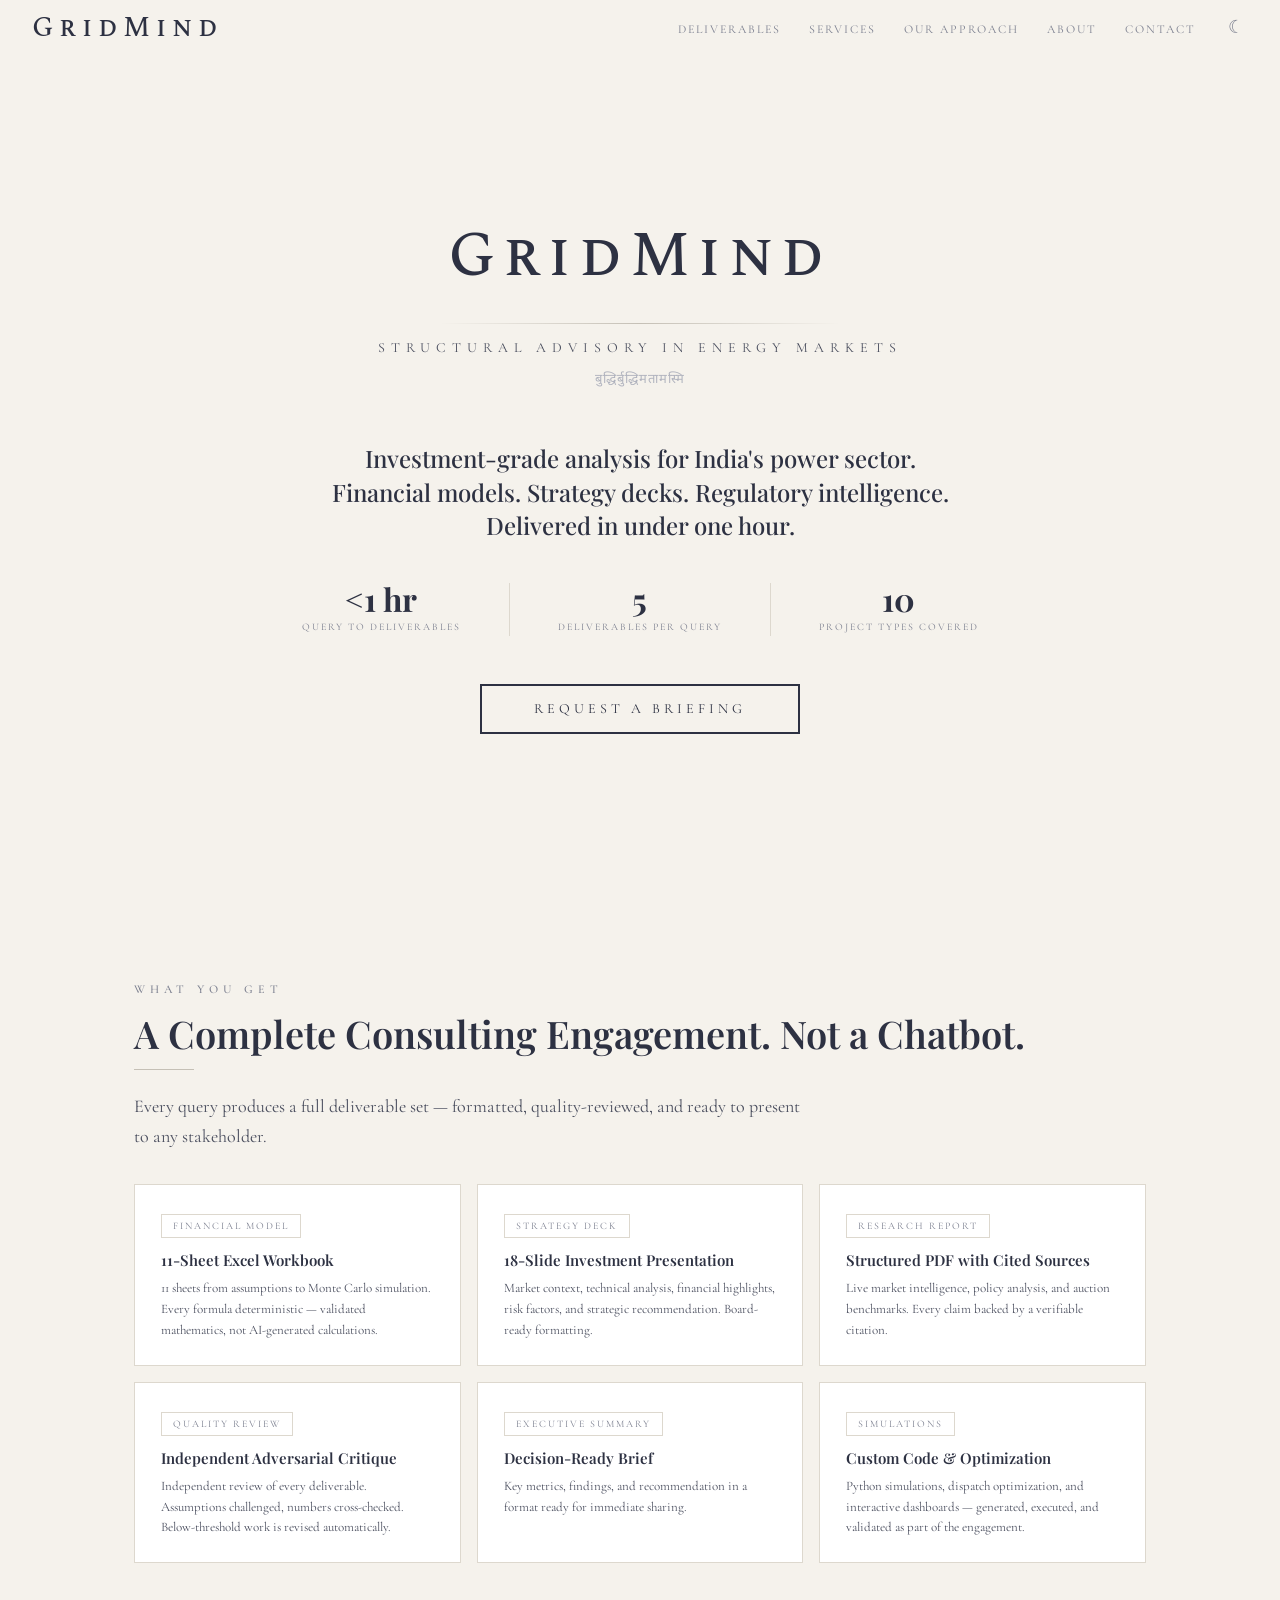
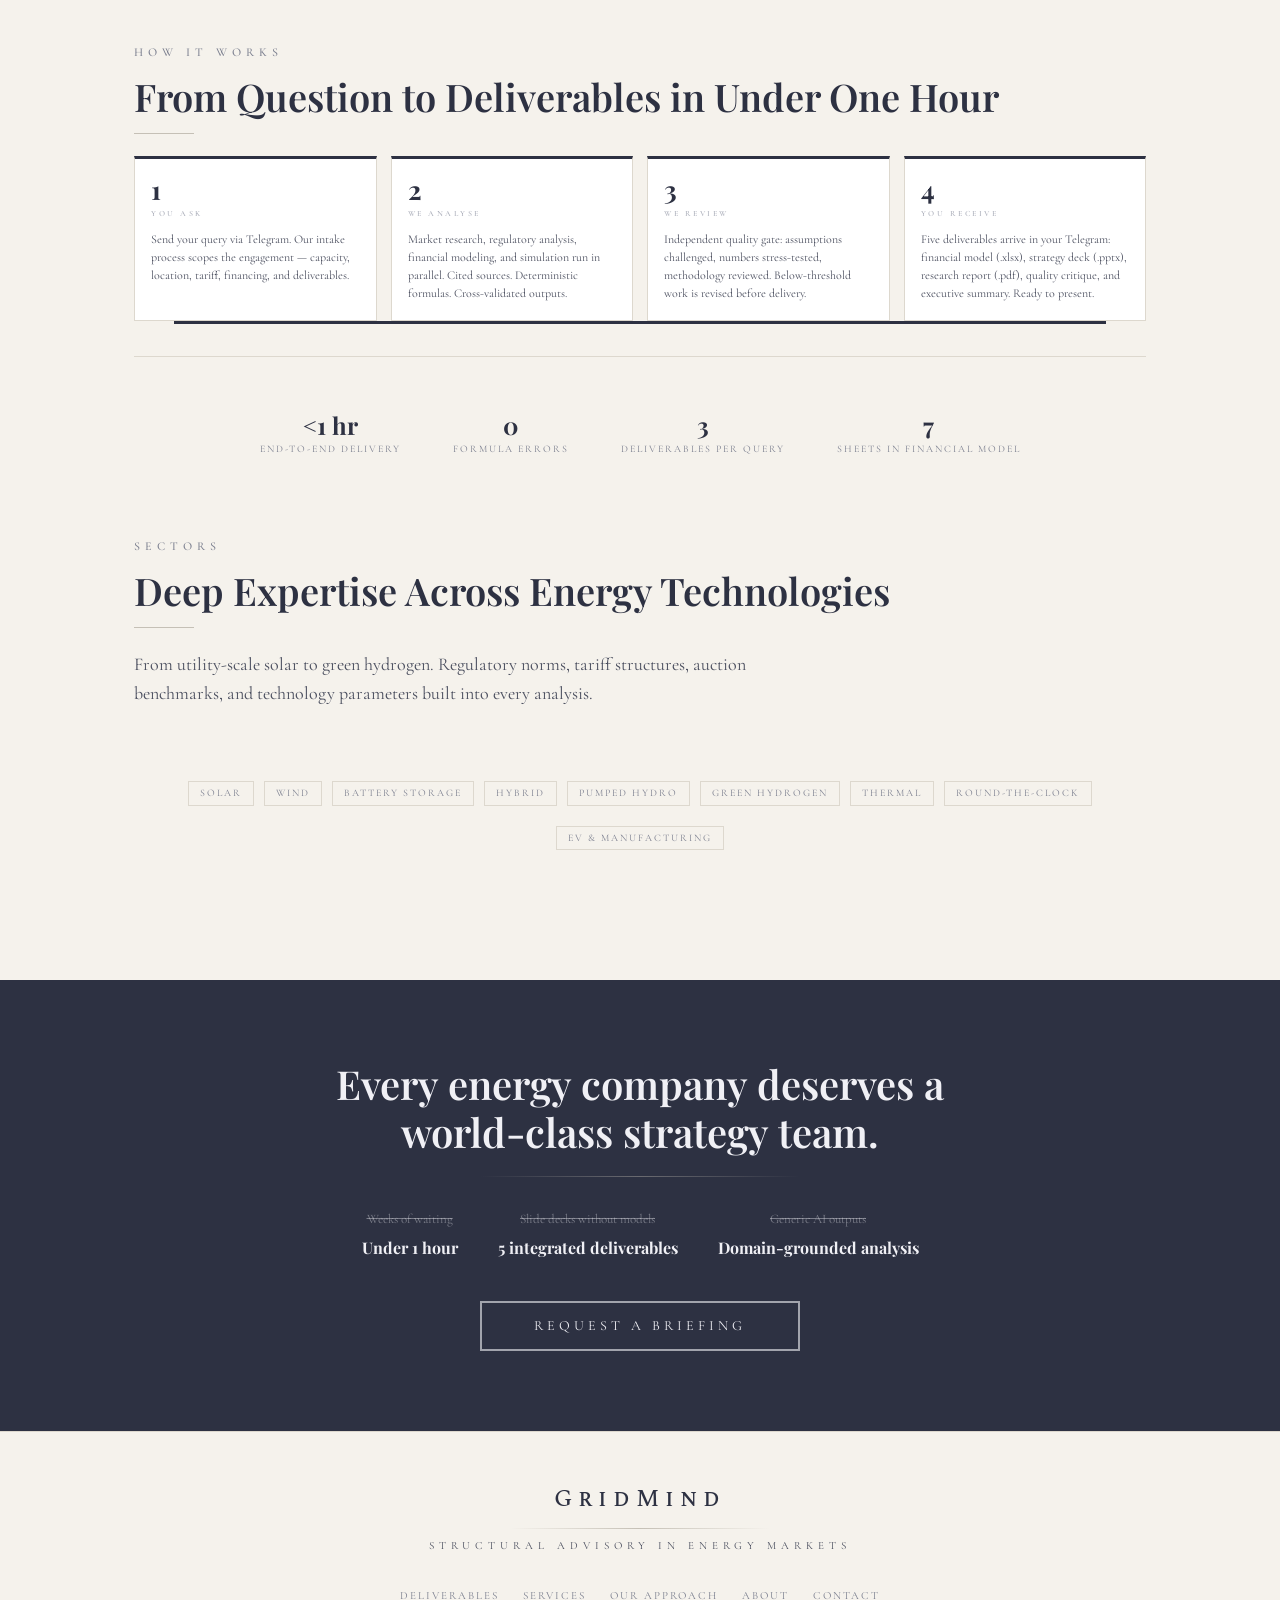
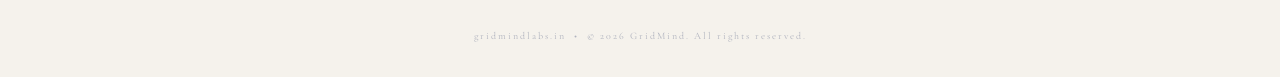
<file: index.html>
<!DOCTYPE html>
<html lang="en">
<head>
<meta charset="UTF-8">
<meta name="viewport" content="width=device-width, initial-scale=1.0">
<title>GridMind — AI Consulting for India's Power & Energy Sector</title>
<meta name="description" content="India's first AI-native consulting platform for the power sector. Investment-grade financial models, strategy decks, and regulatory analysis — delivered in under 1 hour.">
<meta property="og:title" content="GridMind — Structural Advisory in Energy Markets">
<meta property="og:description" content="Investment-grade financial models, strategy decks, and regulatory analysis for India's power sector — delivered in under 1 hour.">
<meta property="og:type" content="website">
<meta property="og:url" content="https://gridmindlabs.in">
<meta property="og:image" content="https://gridmindlabs.in/img/og-image.jpg">
<meta name="twitter:card" content="summary_large_image">
<link rel="preconnect" href="https://fonts.googleapis.com">
<link rel="preconnect" href="https://fonts.gstatic.com" crossorigin>
<link href="https://fonts.googleapis.com/css2?family=Spectral+SC:wght@400;500;600;700&family=Playfair+Display:ital,wght@0,400;0,500;0,600;0,700;1,400&family=Cormorant+Garamond:wght@300;400;500;600;700&family=Noto+Sans+Devanagari:wght@400;500&display=swap" rel="stylesheet">
<link rel="icon" href="img/favicon.svg" type="image/svg+xml">
<link rel="stylesheet" href="css/tokens.css">
<link rel="stylesheet" href="css/base.css">
<link rel="stylesheet" href="css/components.css">
<link rel="stylesheet" href="css/pages.css">
<script>(function(){var t=localStorage.getItem("gridmind-theme");if(!t&&matchMedia("(prefers-color-scheme:dark)").matches)t="dark";if(t==="dark")document.documentElement.setAttribute("data-theme","dark")})()</script>
<script type="application/ld+json">
{
  "@context": "https://schema.org",
  "@type": "Organization",
  "name": "GridMind",
  "url": "https://gridmindlabs.in",
  "description": "India's first AI-native consulting platform for the power and energy sector.",
  "founder": {
    "@type": "Person",
    "name": "Satya Kaul",
    "jobTitle": "Founder"
  },
  "areaServed": "India",
  "knowsAbout": ["Power Sector Consulting", "Energy Advisory", "Renewable Energy", "Financial Modeling", "Regulatory Analysis"]
}
</script>
</head>
<body>

<a href="#main" class="skip-link">Skip to content</a>

<!-- ═══ NAVIGATION ═══ -->
<nav class="nav" id="nav">
  <a href="index.html" class="nav__logo">GridMind</a>
  <ul class="nav__links">
    <li><a href="platform.html" title="What you receive — financial models, decks, reports">Deliverables</a></li>
    <li><a href="services.html" title="Advisory services across India's energy sector">Services</a></li>
    <li><a href="moat.html" title="How we ensure accuracy and quality">Our Approach</a></li>
    <li><a href="about.html" title="Our story and founder">About</a></li>
    <li><a href="contact.html" title="Get in touch or request a briefing">Contact</a></li>
    <li><button class="nav__theme" id="themeToggle" aria-label="Toggle dark mode" title="Toggle theme">&#9790;</button></li>
  </ul>
  <button class="nav__hamburger" id="hamburger" aria-label="Open menu">
    <span></span><span></span><span></span>
  </button>
  <div class="nav__overlay" id="navOverlay">
    <a href="platform.html" title="What you receive">Deliverables</a>
    <a href="services.html" title="Advisory services">Services</a>
    <a href="moat.html" title="How we ensure quality">Our Approach</a>
    <a href="about.html" title="Our story">About</a>
    <a href="contact.html" title="Get in touch">Contact</a>
    <button class="nav__theme" aria-label="Toggle dark mode" title="Toggle theme">&#9790;</button>
  </div>
</nav>

<main id="main">

<!-- ═══ HERO ═══ -->
<section class="hero" id="hero">
  <div data-animate data-delay="1">
    <div class="hero__logo">GridMind</div>
  </div>
  <div data-animate data-delay="2">
    <div class="hero__rule"></div>
  </div>
  <div data-animate data-delay="3">
    <div class="hero__tagline">Structural Advisory in Energy Markets</div>
    <p class="hero__sanskrit">&#x092C;&#x0941;&#x0926;&#x094D;&#x0927;&#x093F;&#x0930;&#x094D;&#x092C;&#x0941;&#x0926;&#x094D;&#x0927;&#x093F;&#x092E;&#x0924;&#x093E;&#x092E;&#x0938;&#x094D;&#x092E;&#x093F;</p>
  </div>
  <div data-animate data-delay="4">
    <p class="hero__pitch">Investment-grade analysis for India's power sector.<br>Financial models. Strategy decks. Regulatory intelligence.<br>Delivered in under one hour.</p>
  </div>
  <div data-animate data-delay="5">
    <div class="hero__stats">
      <div class="stat">
        <p class="sn">&lt;1 hr</p>
        <p class="su">Query to Deliverables</p>
      </div>
      <div class="stat__divider"></div>
      <div class="stat">
        <p class="sn" data-count="5">0</p>
        <p class="su">Deliverables per Query</p>
      </div>
      <div class="stat__divider"></div>
      <div class="stat">
        <p class="sn" data-count="10">0</p>
        <p class="su">Project Types Covered</p>
      </div>
    </div>
  </div>
  <div class="hero__cta" data-animate data-delay="6">
    <a href="contact.html" class="cta-btn">Request a Briefing</a>
  </div>
</section>

<!-- ═══ WHAT YOU GET ═══ -->
<section class="section">
  <div class="container">
    <div data-animate>
      <div class="sl">What You Get</div>
      <div class="st">A Complete Consulting Engagement. Not a Chatbot.</div>
      <div class="hrl"></div>
      <div class="sd">Every query produces a full deliverable set &mdash; formatted, quality-reviewed, and ready to present to any stakeholder.</div>
    </div>
    <div class="g3" data-animate data-delay="2">
      <div class="c">
        <div class="tag">Financial Model</div>
        <p style="font-family:var(--sf);font-size:15px;font-weight:600;margin-bottom:5px">11-Sheet Excel Workbook</p>
        <p style="font-size:13px;color:var(--ink-mid);line-height:1.6">11 sheets from assumptions to Monte Carlo simulation. Every formula deterministic &mdash; validated mathematics, not AI-generated calculations.</p>
      </div>
      <div class="c">
        <div class="tag">Strategy Deck</div>
        <p style="font-family:var(--sf);font-size:15px;font-weight:600;margin-bottom:5px">18-Slide Investment Presentation</p>
        <p style="font-size:13px;color:var(--ink-mid);line-height:1.6">Market context, technical analysis, financial highlights, risk factors, and strategic recommendation. Board-ready formatting.</p>
      </div>
      <div class="c">
        <div class="tag">Research Report</div>
        <p style="font-family:var(--sf);font-size:15px;font-weight:600;margin-bottom:5px">Structured PDF with Cited Sources</p>
        <p style="font-size:13px;color:var(--ink-mid);line-height:1.6">Live market intelligence, policy analysis, and auction benchmarks. Every claim backed by a verifiable citation.</p>
      </div>
      <div class="c">
        <div class="tag">Quality Review</div>
        <p style="font-family:var(--sf);font-size:15px;font-weight:600;margin-bottom:5px">Independent Adversarial Critique</p>
        <p style="font-size:13px;color:var(--ink-mid);line-height:1.6">Independent review of every deliverable. Assumptions challenged, numbers cross-checked. Below-threshold work is revised automatically.</p>
      </div>
      <div class="c">
        <div class="tag">Executive Summary</div>
        <p style="font-family:var(--sf);font-size:15px;font-weight:600;margin-bottom:5px">Decision-Ready Brief</p>
        <p style="font-size:13px;color:var(--ink-mid);line-height:1.6">Key metrics, findings, and recommendation in a format ready for immediate sharing.</p>
      </div>
      <div class="c">
        <div class="tag">Simulations</div>
        <p style="font-family:var(--sf);font-size:15px;font-weight:600;margin-bottom:5px">Custom Code &amp; Optimization</p>
        <p style="font-size:13px;color:var(--ink-mid);line-height:1.6">Python simulations, dispatch optimization, and interactive dashboards &mdash; generated, executed, and validated as part of the engagement.</p>
      </div>
    </div>
  </div>
</section>

<!-- ═══ HOW IT WORKS ═══ -->
<section class="section" style="padding-top:0">
  <div class="container">
    <div data-animate>
      <div class="sl">How It Works</div>
      <div class="st">From Question to Deliverables in Under One Hour</div>
      <div class="hrl"></div>
    </div>
    <div class="g4" data-animate data-delay="2">
      <div class="c timeline-card">
        <p class="timeline-card__time">1</p>
        <p class="timeline-card__label">You Ask</p>
        <p class="timeline-card__desc">Send your query via Telegram. Our intake process scopes the engagement &mdash; capacity, location, tariff, financing, and deliverables.</p>
      </div>
      <div class="c timeline-card">
        <p class="timeline-card__time">2</p>
        <p class="timeline-card__label">We Analyse</p>
        <p class="timeline-card__desc">Market research, regulatory analysis, financial modeling, and simulation run in parallel. Cited sources. Deterministic formulas. Cross-validated outputs.</p>
      </div>
      <div class="c timeline-card">
        <p class="timeline-card__time">3</p>
        <p class="timeline-card__label">We Review</p>
        <p class="timeline-card__desc">Independent quality gate: assumptions challenged, numbers stress-tested, methodology reviewed. Below-threshold work is revised before delivery.</p>
      </div>
      <div class="c timeline-card">
        <p class="timeline-card__time">4</p>
        <p class="timeline-card__label">You Receive</p>
        <p class="timeline-card__desc">Five deliverables arrive in your Telegram: financial model (.xlsx), strategy deck (.pptx), research report (.pdf), quality critique, and executive summary. Ready to present.</p>
      </div>
    </div>

    <!-- Progress bar -->
    <div class="progress-bar" data-animate data-delay="3" style="margin:0 40px">
      <div class="progress-bar__fill"></div>
    </div>

    <div class="hrf" data-animate data-delay="4"></div>
    <div class="stats-row" data-animate data-delay="4">
      <div><div class="sn" style="font-size:24px">&lt;1 hr</div><div class="su">end-to-end delivery</div></div>
      <div><div class="sn" style="font-size:24px">0</div><div class="su">formula errors</div></div>
      <div><div class="sn" style="font-size:24px" data-count="5">0</div><div class="su">deliverables per query</div></div>
      <div><div class="sn" style="font-size:24px" data-count="11">0</div><div class="su">sheets in financial model</div></div>
    </div>
  </div>
</section>

<!-- ═══ SECTORS ═══ -->
<section class="section" style="padding-top:0">
  <div class="container">
    <div data-animate>
      <div class="sl">Sectors</div>
      <div class="st">Deep Expertise Across Energy Technologies</div>
      <div class="hrl"></div>
      <div class="sd">From utility-scale solar to green hydrogen. Regulatory norms, tariff structures, auction benchmarks, and technology parameters built into every analysis.</div>
    </div>
    <div class="sectors" data-animate data-delay="2">
      <span class="tag">Solar</span>
      <span class="tag">Wind</span>
      <span class="tag">Battery Storage</span>
      <span class="tag">Hybrid</span>
      <span class="tag">Pumped Hydro</span>
      <span class="tag">Green Hydrogen</span>
      <span class="tag">Thermal</span>
      <span class="tag">Round-the-Clock</span>
      <span class="tag">EV &amp; Manufacturing</span>
    </div>
  </div>
</section>

<!-- ═══ CTA ═══ -->
<section class="section section--dark" style="padding:80px 0">
  <div class="container" style="text-align:center">
    <div data-animate>
      <p style="font-family:var(--sf);font-size:clamp(28px,4vw,40px);font-weight:600;line-height:1.2;margin-bottom:12px;max-width:680px;margin-left:auto;margin-right:auto">Every energy company deserves a world-class strategy team.</p>
    </div>
    <div data-animate data-delay="2">
      <div style="width:min(320px,60vw);height:1px;background:linear-gradient(90deg,transparent,rgba(197,192,182,0.4),transparent);margin:20px auto"></div>
    </div>
    <div data-animate data-delay="3" style="display:flex;gap:40px;justify-content:center;flex-wrap:wrap;margin:32px 0 40px">
      <div style="text-align:center">
        <p class="compare-old">Weeks of waiting</p>
        <p class="compare-new">Under 1 hour</p>
      </div>
      <div style="text-align:center">
        <p class="compare-old">Slide decks without models</p>
        <p class="compare-new">5 integrated deliverables</p>
      </div>
      <div style="text-align:center">
        <p class="compare-old">Generic AI outputs</p>
        <p class="compare-new">Domain-grounded analysis</p>
      </div>
    </div>
    <div data-animate data-delay="4">
      <a href="contact.html" class="cta-btn">Request a Briefing</a>
    </div>
  </div>
</section>

</main>

<!-- ═══ FOOTER ═══ -->
<footer class="footer">
  <div class="container">
    <div class="footer__logo">GridMind</div>
    <div class="footer__rule"></div>
    <div class="footer__tagline">Structural Advisory in Energy Markets</div>
    <ul class="footer__nav">
      <li><a href="platform.html">Deliverables</a></li>
      <li><a href="services.html">Services</a></li>
      <li><a href="moat.html">Our Approach</a></li>
      <li><a href="about.html">About</a></li>
      <li><a href="contact.html">Contact</a></li>
    </ul>
    <p class="footer__copy">gridmindlabs.in &nbsp;&bull;&nbsp; &copy; 2026 GridMind. All rights reserved.</p>
  </div>
</footer>

<script src="js/main.js"></script>
</body>
</html>
</file>
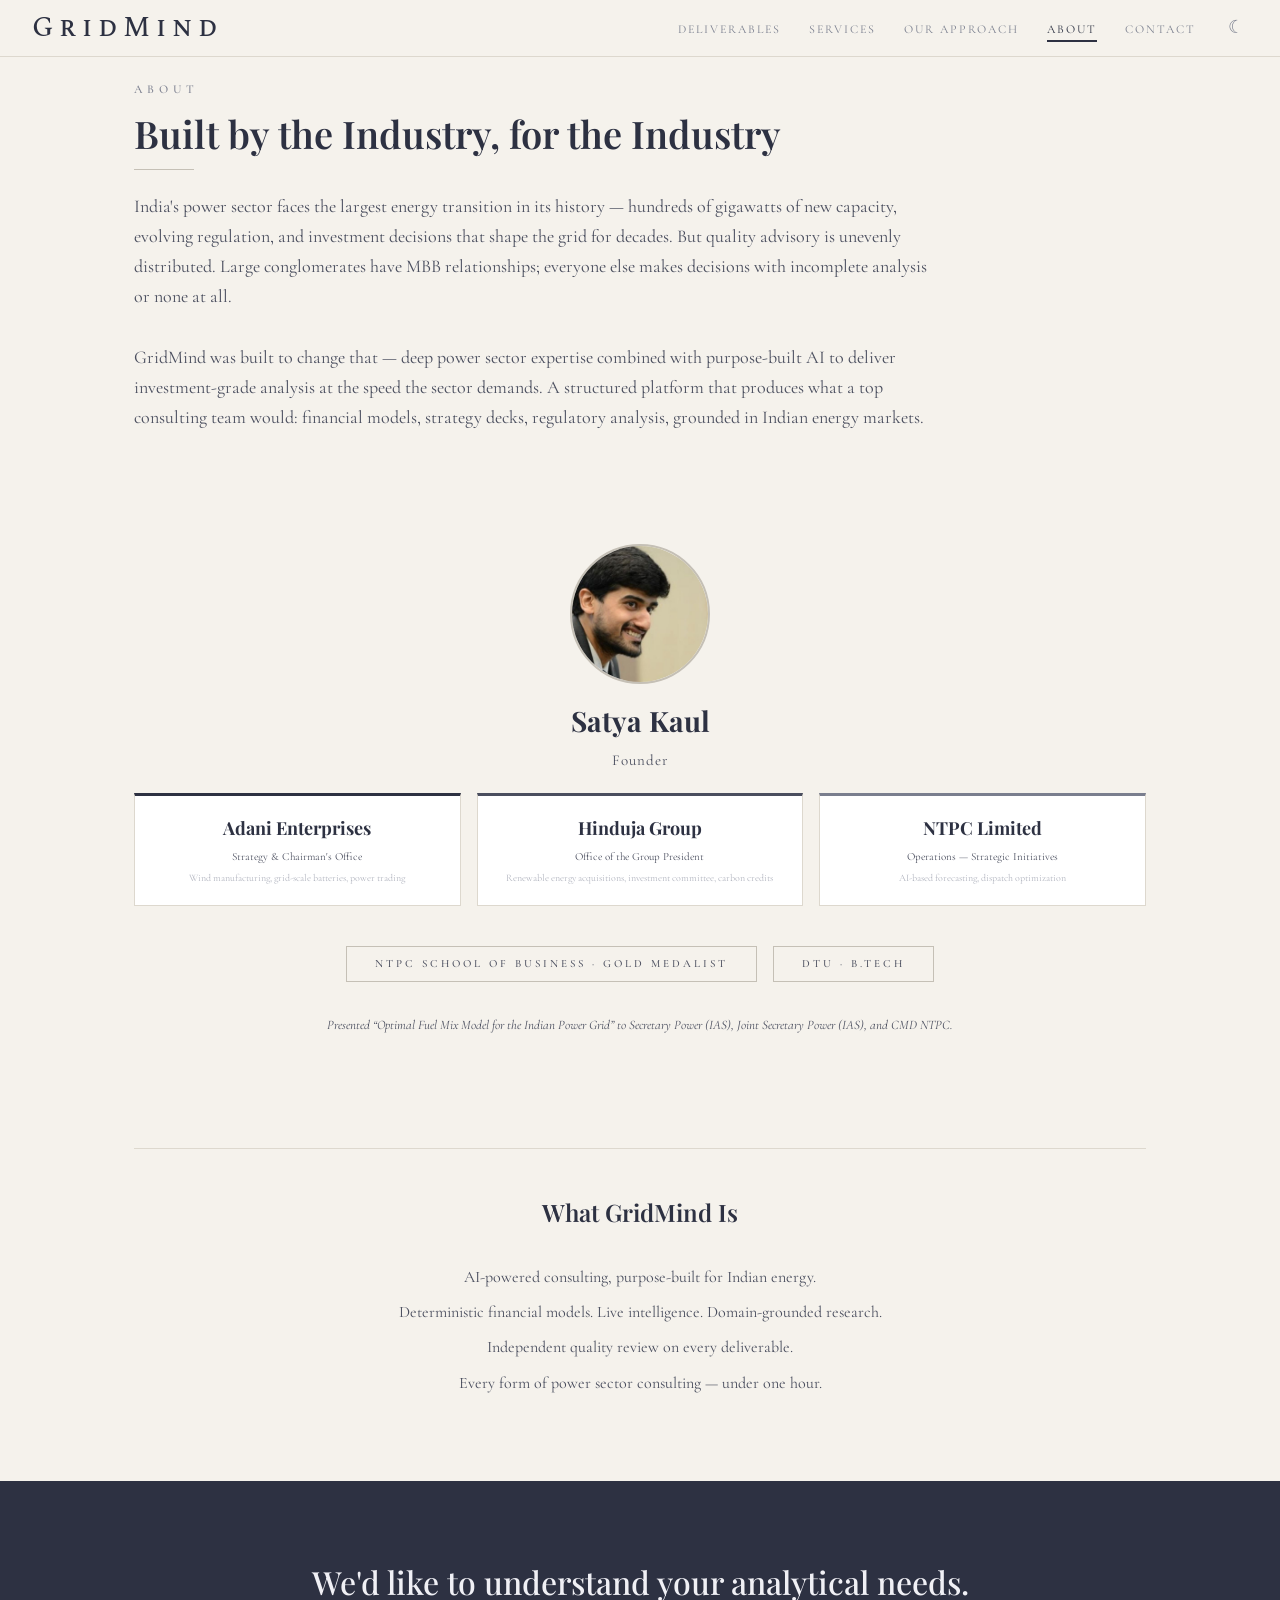
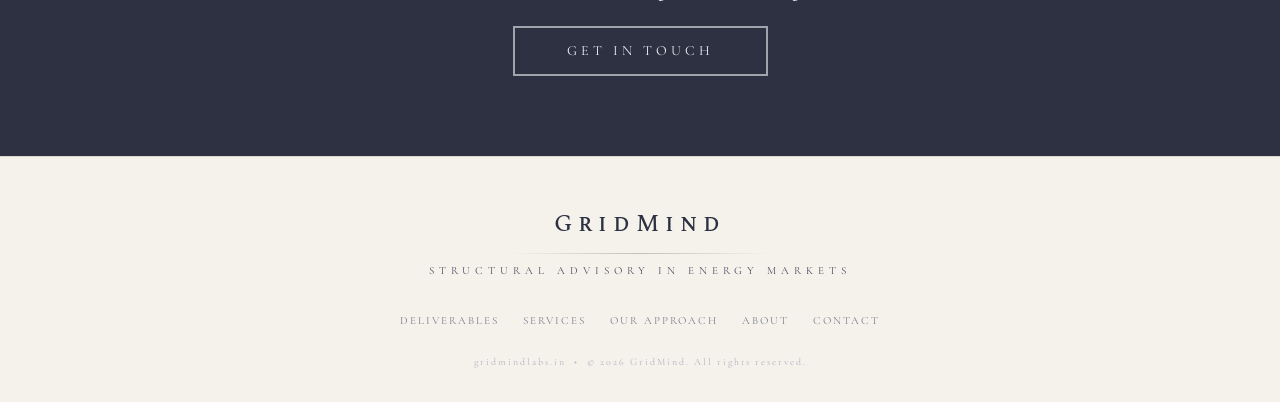
<file: about.html>
<!DOCTYPE html>
<html lang="en">
<head>
<meta charset="UTF-8">
<meta name="viewport" content="width=device-width, initial-scale=1.0">
<title>About GridMind — Founded by Satya Kaul</title>
<meta name="description" content="GridMind is an AI-powered consulting platform purpose-built for the Indian power sector. Founded by Satya Kaul — deep energy experience across Adani, Hinduja, and NTPC.">
<meta property="og:title" content="About GridMind — Founded by Satya Kaul">
<meta property="og:description" content="AI-powered energy advisory built by the industry, for the industry. Founded by Satya Kaul — Adani, Hinduja, NTPC.">
<meta property="og:type" content="website">
<meta property="og:url" content="https://gridmindlabs.in/about.html">
<meta name="twitter:card" content="summary">
<link rel="preconnect" href="https://fonts.googleapis.com">
<link rel="preconnect" href="https://fonts.gstatic.com" crossorigin>
<link href="https://fonts.googleapis.com/css2?family=Spectral+SC:wght@400;500;600;700&family=Playfair+Display:ital,wght@0,400;0,500;0,600;0,700;1,400&family=Cormorant+Garamond:wght@300;400;500;600;700&family=Noto+Sans+Devanagari:wght@400;500&display=swap" rel="stylesheet">
<link rel="icon" href="img/favicon.svg" type="image/svg+xml">
<link rel="stylesheet" href="css/tokens.css">
<link rel="stylesheet" href="css/base.css">
<link rel="stylesheet" href="css/components.css">
<link rel="stylesheet" href="css/pages.css">
<script>(function(){var t=localStorage.getItem("gridmind-theme");if(!t&&matchMedia("(prefers-color-scheme:dark)").matches)t="dark";if(t==="dark")document.documentElement.setAttribute("data-theme","dark")})()</script>
<script type="application/ld+json">
{
  "@context": "https://schema.org",
  "@type": "Person",
  "name": "Satya Kaul",
  "jobTitle": "Founder",
  "worksFor": {
    "@type": "Organization",
    "name": "GridMind",
    "url": "https://gridmindlabs.in"
  },
  "alumniOf": [
    {
      "@type": "EducationalOrganization",
      "name": "NTPC School of Business"
    },
    {
      "@type": "EducationalOrganization",
      "name": "Delhi Technological University"
    }
  ]
}
</script>
</head>
<body>

<a href="#main" class="skip-link">Skip to content</a>

<!-- ═══ NAVIGATION ═══ -->
<nav class="nav" id="nav">
  <a href="index.html" class="nav__logo">GridMind</a>
  <ul class="nav__links">
    <li><a href="platform.html" title="What you receive — financial models, decks, reports">Deliverables</a></li>
    <li><a href="services.html" title="Advisory services across India's energy sector">Services</a></li>
    <li><a href="moat.html" title="How we ensure accuracy and quality">Our Approach</a></li>
    <li><a href="about.html" title="Our story and founder">About</a></li>
    <li><a href="contact.html" title="Get in touch or request a briefing">Contact</a></li>
    <li><button class="nav__theme" id="themeToggle" aria-label="Toggle dark mode" title="Toggle theme">&#9790;</button></li>
  </ul>
  <button class="nav__hamburger" id="hamburger" aria-label="Open menu">
    <span></span><span></span><span></span>
  </button>
  <div class="nav__overlay" id="navOverlay">
    <a href="platform.html" title="What you receive">Deliverables</a>
    <a href="services.html" title="Advisory services">Services</a>
    <a href="moat.html" title="How we ensure quality">Our Approach</a>
    <a href="about.html" title="Our story">About</a>
    <a href="contact.html" title="Get in touch">Contact</a>
    <button class="nav__theme" aria-label="Toggle dark mode" title="Toggle theme">&#9790;</button>
  </div>
</nav>

<main id="main">

<!-- ═══ SECTION 1: COMPANY STORY ═══ -->
<section class="section" id="story">
  <div class="container">
    <div data-animate>
      <div class="sl">ABOUT</div>
      <div class="st">Built by the Industry, for the Industry</div>
      <div class="hrl"></div>
    </div>
    <div data-animate data-delay="2">
      <p class="sd" style="max-width:800px">India's power sector faces the largest energy transition in its history &mdash; hundreds of gigawatts of new capacity, evolving regulation, and investment decisions that shape the grid for decades. But quality advisory is unevenly distributed. Large conglomerates have MBB relationships; everyone else makes decisions with incomplete analysis or none at all.</p>
    </div>
    <div data-animate data-delay="3">
      <p class="sd" style="max-width:800px">GridMind was built to change that &mdash; deep power sector expertise combined with purpose-built AI to deliver investment-grade analysis at the speed the sector demands. A structured platform that produces what a top consulting team would: financial models, strategy decks, regulatory analysis, grounded in Indian energy markets.</p>
    </div>
  </div>
</section>

<!-- ═══ SECTION 2: FOUNDER PROFILE ═══ -->
<section class="section" style="padding-top:0">
  <div class="container" style="text-align:center">
    <div data-animate>
      <img src="img/satya-photo.jpg" alt="Satya Kaul, Founder of GridMind" class="founder-photo">
    </div>
    <div data-animate data-delay="2">
      <div class="founder-name">Satya Kaul</div>
      <div class="founder-title">Founder</div>
    </div>

    <!-- ═══ EXPERIENCE CARDS ═══ -->
    <div class="g3" data-animate data-delay="3">
      <div class="c exp-card" style="border-top:3px solid var(--ink)">
        <div class="exp-card__company">Adani Enterprises</div>
        <div class="exp-card__role">Strategy &amp; Chairman's Office</div>
        <div class="exp-card__details">Wind manufacturing, grid-scale batteries, power trading</div>
      </div>
      <div class="c exp-card" style="border-top:3px solid var(--ink-mid)">
        <div class="exp-card__company">Hinduja Group</div>
        <div class="exp-card__role">Office of the Group President</div>
        <div class="exp-card__details">Renewable energy acquisitions, investment committee, carbon credits</div>
      </div>
      <div class="c exp-card" style="border-top:3px solid var(--ink-light)">
        <div class="exp-card__company">NTPC Limited</div>
        <div class="exp-card__role">Operations &mdash; Strategic Initiatives</div>
        <div class="exp-card__details">AI-based forecasting, dispatch optimization</div>
      </div>
    </div>

    <!-- ═══ CREDENTIALS ═══ -->
    <div data-animate data-delay="4" style="display:flex;justify-content:center;flex-wrap:wrap;gap:16px;margin-top:40px">
      <span class="badge">NTPC School of Business &middot; Gold Medalist</span>
      <span class="badge">DTU &middot; B.Tech</span>
    </div>

    <!-- ═══ NOTABLE WORK ═══ -->
    <div data-animate data-delay="5">
      <p style="font-family:var(--bd);font-size:13px;color:var(--ink-mid);font-style:italic;max-width:700px;margin:32px auto 0;line-height:1.7">Presented &ldquo;Optimal Fuel Mix Model for the Indian Power Grid&rdquo; to Secretary Power (IAS), Joint Secretary Power (IAS), and CMD NTPC.</p>
    </div>
  </div>
</section>

<!-- ═══ SECTION 3: WHAT GRIDMIND IS ═══ -->
<section class="section" style="padding-top:0">
  <div class="container" style="text-align:center">
    <div data-animate>
      <div class="hrf"></div>
    </div>
    <div data-animate data-delay="2">
      <p style="font-family:'Playfair Display',serif;font-size:24px;font-weight:600;line-height:1.3;margin:48px auto 0">What GridMind Is</p>
    </div>
    <div data-animate data-delay="3" style="margin-top:32px">
      <p style="font-family:'Cormorant Garamond',serif;font-size:16px;color:var(--ink-mid);line-height:2.2;max-width:700px;margin:0 auto">
        AI-powered consulting, purpose-built for Indian energy.<br>
        Deterministic financial models. Live intelligence. Domain-grounded research.<br>
        Independent quality review on every deliverable.<br>
        Every form of power sector consulting &mdash; under one hour.
      </p>
    </div>
  </div>
</section>

<!-- ═══ SECTION 4: CTA ═══ -->
<section class="section section--dark" style="padding:80px 0">
  <div class="container" style="text-align:center">
    <div data-animate>
      <p style="font-family:var(--sf);font-size:clamp(22px,3.5vw,32px);font-weight:500;line-height:1.3;margin-bottom:24px">We'd like to understand your analytical needs.</p>
    </div>
    <div data-animate data-delay="2">
      <a href="contact.html" class="cta-btn">Get in Touch</a>
    </div>
  </div>
</section>

</main>

<!-- ═══ FOOTER ═══ -->
<footer class="footer">
  <div class="container">
    <div class="footer__logo">GridMind</div>
    <div class="footer__rule"></div>
    <div class="footer__tagline">Structural Advisory in Energy Markets</div>
    <ul class="footer__nav">
      <li><a href="platform.html">Deliverables</a></li>
      <li><a href="services.html">Services</a></li>
      <li><a href="moat.html">Our Approach</a></li>
      <li><a href="about.html">About</a></li>
      <li><a href="contact.html">Contact</a></li>
    </ul>
    <p class="footer__copy">gridmindlabs.in &nbsp;&bull;&nbsp; &copy; 2026 GridMind. All rights reserved.</p>
  </div>
</footer>

<script src="js/main.js"></script>
</body>
</html>
</file>
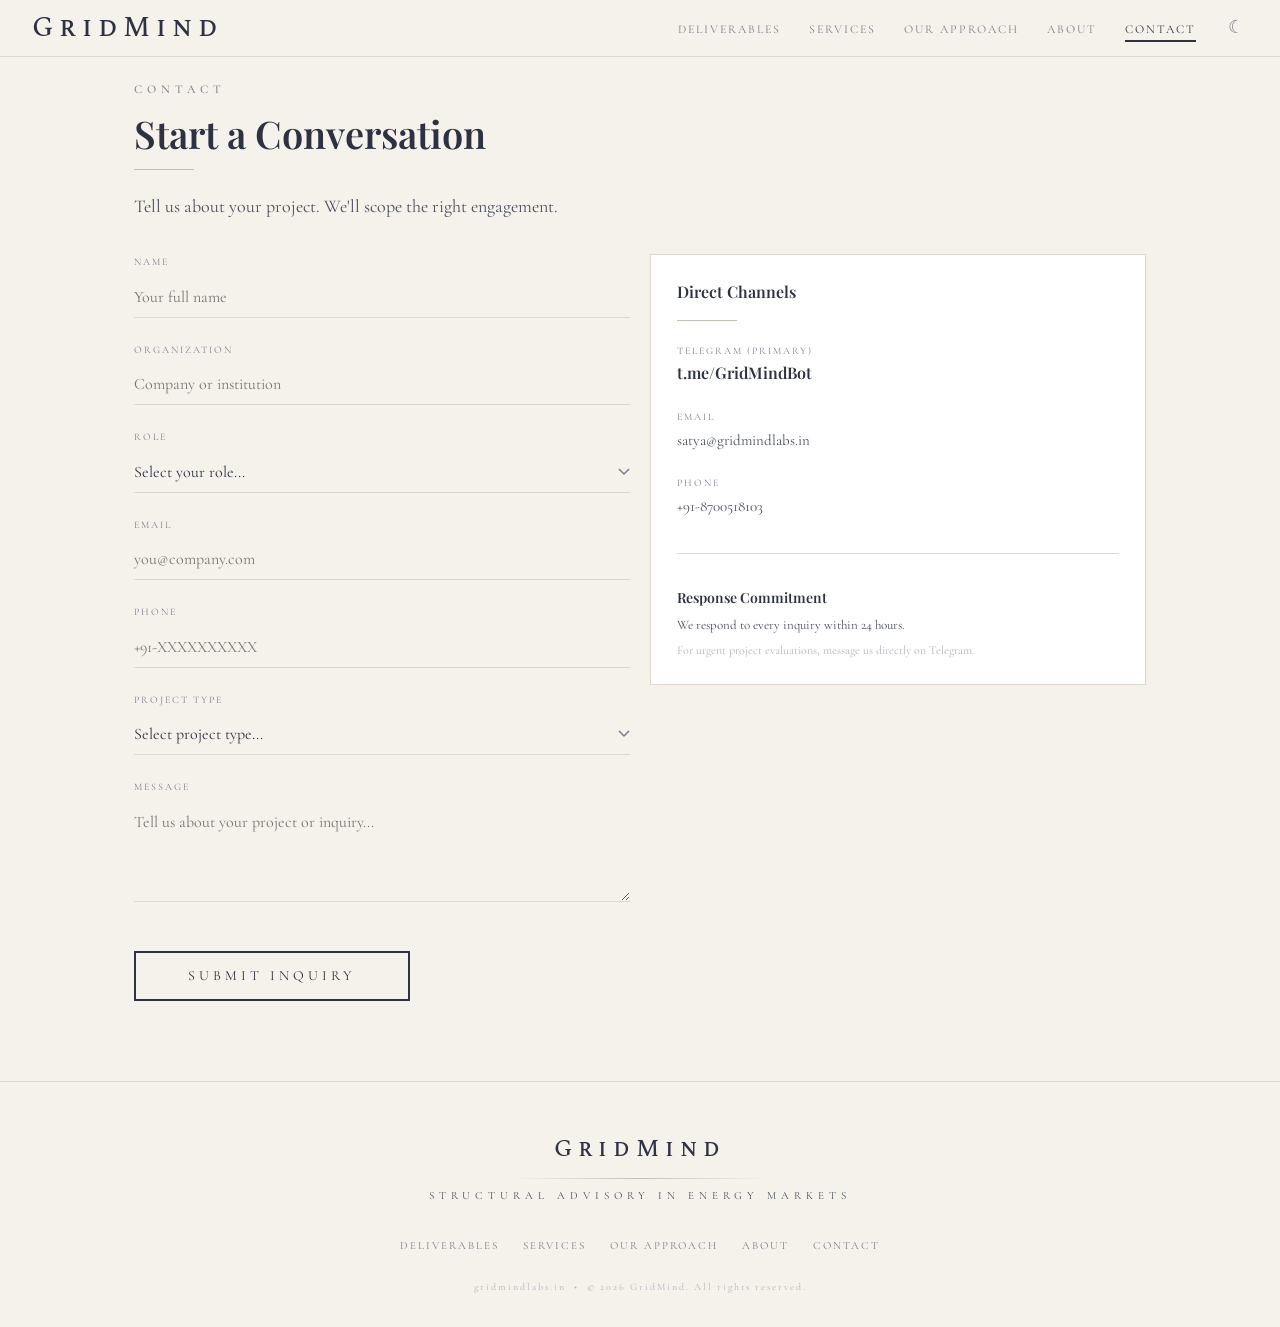
<file: contact.html>
<!DOCTYPE html>
<html lang="en">
<head>
<meta charset="UTF-8">
<meta name="viewport" content="width=device-width, initial-scale=1.0">
<title>Contact GridMind — AI Energy Advisory</title>
<meta name="description" content="Start a conversation with GridMind. Whether you're evaluating a single project or transforming your advisory workflow, we'll scope the right engagement.">
<meta property="og:title" content="Contact GridMind — AI Energy Advisory">
<meta property="og:description" content="Reach GridMind for AI-powered energy advisory. Telegram, email, or phone — we respond within 24 hours.">
<meta property="og:type" content="website">
<meta property="og:url" content="https://gridmindlabs.in/contact.html">
<meta name="twitter:card" content="summary">
<link rel="preconnect" href="https://fonts.googleapis.com">
<link rel="preconnect" href="https://fonts.gstatic.com" crossorigin>
<link href="https://fonts.googleapis.com/css2?family=Spectral+SC:wght@400;500;600;700&family=Playfair+Display:ital,wght@0,400;0,500;0,600;0,700;1,400&family=Cormorant+Garamond:wght@300;400;500;600;700&family=Noto+Sans+Devanagari:wght@400;500&display=swap" rel="stylesheet">
<link rel="icon" href="img/favicon.svg" type="image/svg+xml">
<link rel="stylesheet" href="css/tokens.css">
<link rel="stylesheet" href="css/base.css">
<link rel="stylesheet" href="css/components.css">
<link rel="stylesheet" href="css/pages.css">
<script>(function(){var t=localStorage.getItem("gridmind-theme");if(!t&&matchMedia("(prefers-color-scheme:dark)").matches)t="dark";if(t==="dark")document.documentElement.setAttribute("data-theme","dark")})()</script>
</head>
<body>

<a href="#main" class="skip-link">Skip to content</a>

<!-- ═══ NAVIGATION ═══ -->
<nav class="nav" id="nav">
  <a href="index.html" class="nav__logo">GridMind</a>
  <ul class="nav__links">
    <li><a href="platform.html" title="What you receive — financial models, decks, reports">Deliverables</a></li>
    <li><a href="services.html" title="Advisory services across India's energy sector">Services</a></li>
    <li><a href="moat.html" title="How we ensure accuracy and quality">Our Approach</a></li>
    <li><a href="about.html" title="Our story and founder">About</a></li>
    <li><a href="contact.html" title="Get in touch or request a briefing">Contact</a></li>
    <li><button class="nav__theme" id="themeToggle" aria-label="Toggle dark mode" title="Toggle theme">&#9790;</button></li>
  </ul>
  <button class="nav__hamburger" id="hamburger" aria-label="Open menu">
    <span></span><span></span><span></span>
  </button>
  <div class="nav__overlay" id="navOverlay">
    <a href="platform.html" title="What you receive">Deliverables</a>
    <a href="services.html" title="Advisory services">Services</a>
    <a href="moat.html" title="How we ensure quality">Our Approach</a>
    <a href="about.html" title="Our story">About</a>
    <a href="contact.html" title="Get in touch">Contact</a>
    <button class="nav__theme" aria-label="Toggle dark mode" title="Toggle theme">&#9790;</button>
  </div>
</nav>

<main id="main">

<!-- ═══ CONTACT HEADER ═══ -->
<section class="section">
  <div class="container">
    <div data-animate>
      <div class="sl">CONTACT</div>
      <div class="st">Start a Conversation</div>
      <div class="hrl"></div>
      <div class="sd">Tell us about your project. We'll scope the right engagement.</div>
    </div>

    <!-- ═══ TWO-COLUMN LAYOUT ═══ -->
    <div class="g2" data-animate data-delay="2">

      <!-- LEFT COLUMN: Contact Form -->
      <div>
        <form id="contactForm" action="https://formsubmit.co/5807ab7115517b550c53996f0a01702c" method="POST">
          <input type="hidden" name="_subject" value="New GridMind Inquiry">
          <input type="hidden" name="_captcha" value="false">
          <input type="hidden" name="_template" value="table">
          <input type="text" name="_honey" style="display:none">
          <div class="form-group">
            <label class="form-label" for="name">Name</label>
            <input type="text" name="name" id="name" class="form-input" required placeholder="Your full name">
            <div class="form-error">Please enter your name</div>
          </div>
          <div class="form-group">
            <label class="form-label" for="organization">Organization</label>
            <input type="text" name="organization" id="organization" class="form-input" placeholder="Company or institution">
          </div>
          <div class="form-group">
            <label class="form-label" for="role">Role</label>
            <select name="role" id="role" class="form-select">
              <option value="">Select your role...</option>
              <option value="IPP">IPP</option>
              <option value="DISCOM">DISCOM</option>
              <option value="State/Central Genco">State/Central Genco</option>
              <option value="PE/Infrastructure Fund">PE/Infrastructure Fund</option>
              <option value="Lender/DFI">Lender/DFI</option>
              <option value="Regulator">Regulator</option>
              <option value="Research Institution">Research Institution</option>
              <option value="Other">Other</option>
            </select>
          </div>
          <div class="form-group">
            <label class="form-label" for="email">Email</label>
            <input type="email" name="email" id="email" class="form-input" required placeholder="you@company.com">
            <div class="form-error">Please enter a valid email</div>
          </div>
          <div class="form-group">
            <label class="form-label" for="phone">Phone</label>
            <input type="tel" name="phone" id="phone" class="form-input" placeholder="+91-XXXXXXXXXX">
          </div>
          <div class="form-group">
            <label class="form-label" for="project_type">Project Type</label>
            <select name="project_type" id="project_type" class="form-select">
              <option value="">Select project type...</option>
              <option value="Solar">Solar</option>
              <option value="Wind">Wind</option>
              <option value="BESS">BESS</option>
              <option value="Hybrid">Hybrid</option>
              <option value="Pumped Hydro">Pumped Hydro</option>
              <option value="Green Hydrogen">Green Hydrogen</option>
              <option value="Thermal">Thermal</option>
              <option value="Round-the-Clock">Round-the-Clock</option>
              <option value="EV">EV</option>
              <option value="Portfolio/Multi-asset">Portfolio/Multi-asset</option>
              <option value="Other">Other</option>
            </select>
          </div>
          <div class="form-group">
            <label class="form-label" for="message">Message</label>
            <textarea name="message" id="message" class="form-textarea" required placeholder="Tell us about your project or inquiry..."></textarea>
            <div class="form-error">Please enter a message</div>
          </div>
          <button type="submit" class="cta-btn" style="margin-top:16px">Submit Inquiry</button>
        </form>

        <div class="form-success">
          <div class="form-success__check">&#10003;</div>
          <p class="form-success__text">Thank you.</p>
          <p class="form-success__sub">We'll respond within 24 hours.</p>
        </div>
      </div>

      <!-- RIGHT COLUMN: Direct Channels -->
      <div>
        <div class="c">
          <p style="font-family:'Playfair Display',serif;font-size:16px;font-weight:600;margin-bottom:8px">Direct Channels</p>
          <div class="hrl"></div>

          <div style="margin-bottom:20px">
            <p class="su">TELEGRAM (PRIMARY)</p>
            <a href="https://t.me/GridMindBot" style="font-family:var(--sf);font-size:16px;font-weight:600">t.me/GridMindBot</a>
          </div>

          <div style="margin-bottom:20px">
            <p class="su">EMAIL</p>
            <a href="mailto:satya@gridmindlabs.in" style="font-size:15px;color:var(--ink-mid)">satya@gridmindlabs.in</a>
          </div>

          <div style="margin-bottom:24px">
            <p class="su">PHONE</p>
            <span style="font-size:15px;color:var(--ink-mid)">+91-8700518103</span>
          </div>

          <div class="hrf"></div>

          <p style="font-family:'Playfair Display',serif;font-size:14px;font-weight:600;margin-top:20px;margin-bottom:6px">Response Commitment</p>
          <p style="font-size:13px;color:var(--ink-mid);margin-bottom:4px">We respond to every inquiry within 24 hours.</p>
          <p style="font-size:12px;color:var(--ink-faint)">For urgent project evaluations, message us directly on Telegram.</p>
        </div>
      </div>

    </div>
  </div>
</section>

</main>

<!-- ═══ FOOTER ═══ -->
<footer class="footer">
  <div class="container">
    <div class="footer__logo">GridMind</div>
    <div class="footer__rule"></div>
    <div class="footer__tagline">Structural Advisory in Energy Markets</div>
    <ul class="footer__nav">
      <li><a href="platform.html">Deliverables</a></li>
      <li><a href="services.html">Services</a></li>
      <li><a href="moat.html">Our Approach</a></li>
      <li><a href="about.html">About</a></li>
      <li><a href="contact.html">Contact</a></li>
    </ul>
    <p class="footer__copy">gridmindlabs.in &nbsp;&bull;&nbsp; &copy; 2026 GridMind. All rights reserved.</p>
  </div>
</footer>

<script src="js/main.js"></script>
</body>
</html>
</file>
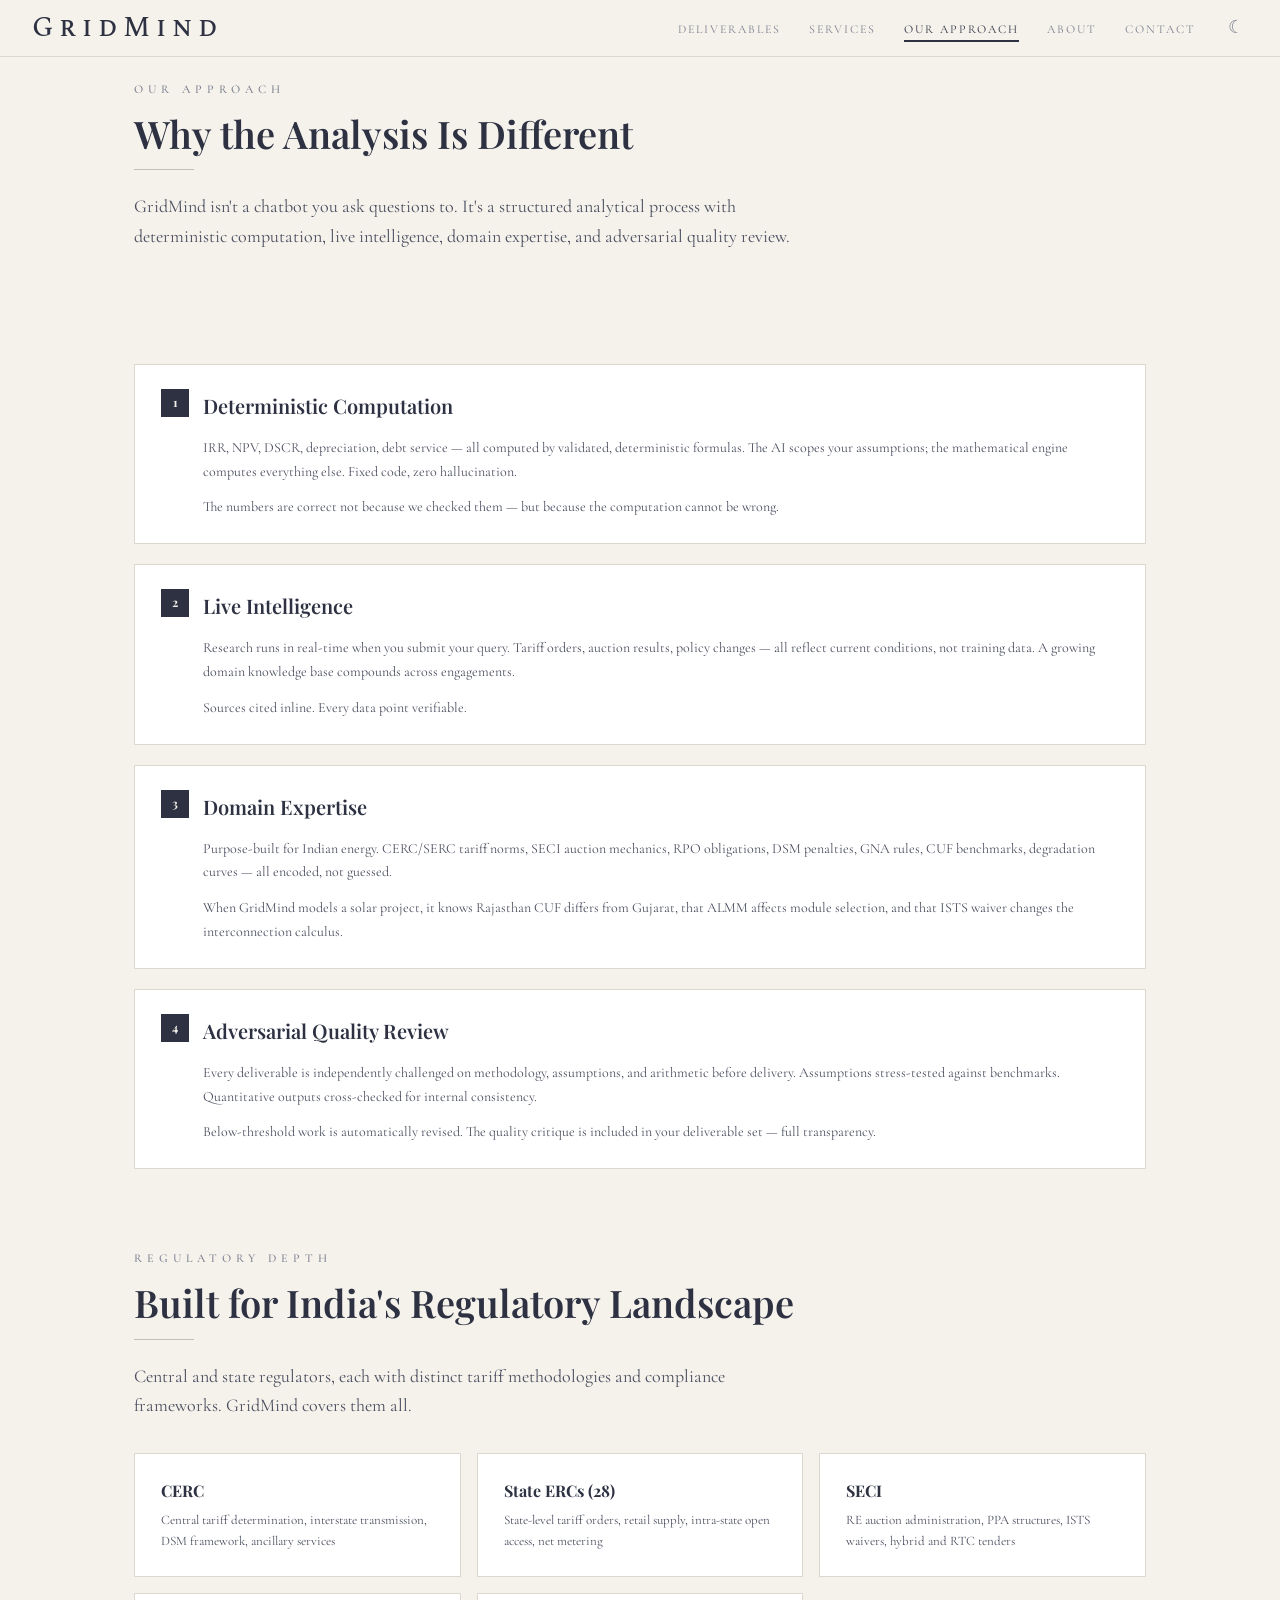
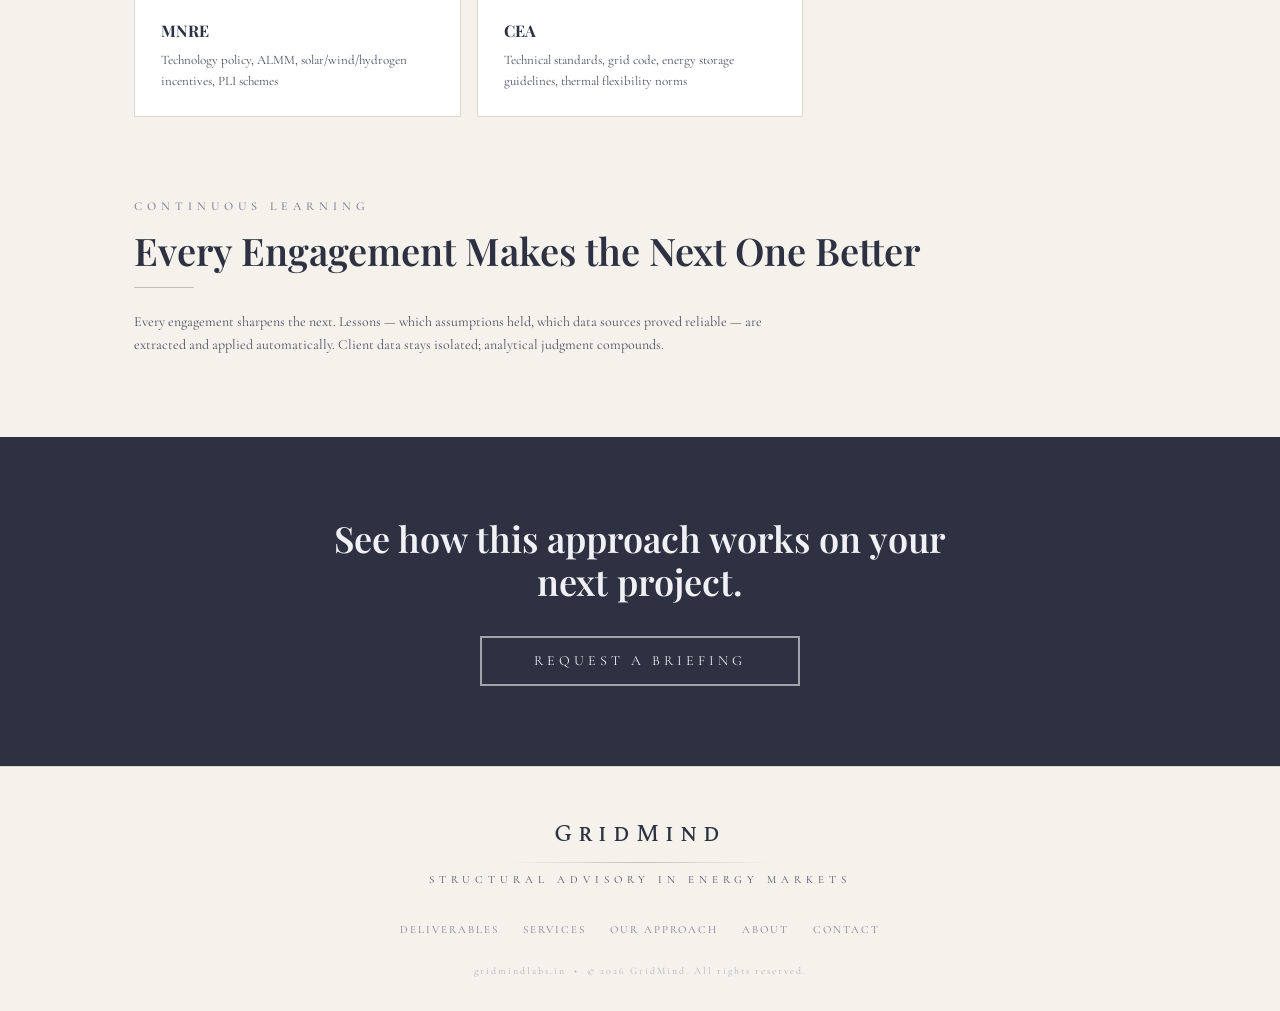
<file: moat.html>
<!DOCTYPE html>
<html lang="en">
<head>
<meta charset="UTF-8">
<meta name="viewport" content="width=device-width, initial-scale=1.0">
<title>Our Approach — How GridMind Works</title>
<meta name="description" content="Why GridMind's approach produces better analysis: deterministic computation, live intelligence, deep domain expertise, and adversarial quality review.">
<meta property="og:title" content="Our Approach — How GridMind Works">
<meta property="og:description" content="Deterministic computation, live intelligence, domain expertise, and adversarial quality review. Analysis you can trust.">
<meta property="og:type" content="website">
<meta property="og:url" content="https://gridmindlabs.in/moat.html">
<link rel="preconnect" href="https://fonts.googleapis.com">
<link rel="preconnect" href="https://fonts.gstatic.com" crossorigin>
<link href="https://fonts.googleapis.com/css2?family=Spectral+SC:wght@400;500;600;700&family=Playfair+Display:ital,wght@0,400;0,500;0,600;0,700;1,400&family=Cormorant+Garamond:wght@300;400;500;600;700&family=Noto+Sans+Devanagari:wght@400;500&display=swap" rel="stylesheet">
<link rel="icon" href="img/favicon.svg" type="image/svg+xml">
<link rel="stylesheet" href="css/tokens.css">
<link rel="stylesheet" href="css/base.css">
<link rel="stylesheet" href="css/components.css">
<link rel="stylesheet" href="css/pages.css">
<script>(function(){var t=localStorage.getItem("gridmind-theme");if(!t&&matchMedia("(prefers-color-scheme:dark)").matches)t="dark";if(t==="dark")document.documentElement.setAttribute("data-theme","dark")})()</script>
</head>
<body>

<a href="#main" class="skip-link">Skip to content</a>

<!-- ═══ NAVIGATION ═══ -->
<nav class="nav" id="nav">
  <a href="index.html" class="nav__logo">GridMind</a>
  <ul class="nav__links">
    <li><a href="platform.html" title="What you receive — financial models, decks, reports">Deliverables</a></li>
    <li><a href="services.html" title="Advisory services across India's energy sector">Services</a></li>
    <li><a href="moat.html" title="How we ensure accuracy and quality">Our Approach</a></li>
    <li><a href="about.html" title="Our story and founder">About</a></li>
    <li><a href="contact.html" title="Get in touch or request a briefing">Contact</a></li>
    <li><button class="nav__theme" id="themeToggle" aria-label="Toggle dark mode" title="Toggle theme">&#9790;</button></li>
  </ul>
  <button class="nav__hamburger" id="hamburger" aria-label="Open menu">
    <span></span><span></span><span></span>
  </button>
  <div class="nav__overlay" id="navOverlay">
    <a href="platform.html" title="What you receive">Deliverables</a>
    <a href="services.html" title="Advisory services">Services</a>
    <a href="moat.html" title="How we ensure quality">Our Approach</a>
    <a href="about.html" title="Our story">About</a>
    <a href="contact.html" title="Get in touch">Contact</a>
    <button class="nav__theme" aria-label="Toggle dark mode" title="Toggle theme">&#9790;</button>
  </div>
</nav>

<main id="main">

<!-- ═══ SECTION 1: HEADER ═══ -->
<section class="section">
  <div class="container">
    <div data-animate>
      <div class="sl">OUR APPROACH</div>
      <div class="st">Why the Analysis Is Different</div>
      <div class="hrl"></div>
      <div class="sd">GridMind isn't a chatbot you ask questions to. It's a structured analytical process with deterministic computation, live intelligence, domain expertise, and adversarial quality review.</div>
    </div>
  </div>
</section>

<!-- ═══ SECTION 2: FOUR PRINCIPLES ═══ -->
<section class="section" style="padding-top:0">
  <div class="container">

    <!-- Principle 1 -->
    <div class="c" style="margin-bottom:20px" data-animate>
      <div style="display:flex;gap:14px;align-items:flex-start">
        <div class="moat-item__num">1</div>
        <div>
          <p style="font-family:var(--sf);font-size:20px;font-weight:600;margin-bottom:14px">Deterministic Computation</p>
          <p style="font-size:14px;color:var(--ink-mid);line-height:1.7;margin-bottom:12px">IRR, NPV, DSCR, depreciation, debt service &mdash; all computed by validated, deterministic formulas. The AI scopes your assumptions; the mathematical engine computes everything else. Fixed code, zero hallucination.</p>
          <p style="font-size:14px;color:var(--ink-mid);line-height:1.7">The numbers are correct not because we checked them &mdash; but because the computation cannot be wrong.</p>
        </div>
      </div>
    </div>

    <!-- Principle 2 -->
    <div class="c" style="margin-bottom:20px" data-animate data-delay="1">
      <div style="display:flex;gap:14px;align-items:flex-start">
        <div class="moat-item__num">2</div>
        <div>
          <p style="font-family:var(--sf);font-size:20px;font-weight:600;margin-bottom:14px">Live Intelligence</p>
          <p style="font-size:14px;color:var(--ink-mid);line-height:1.7;margin-bottom:12px">Research runs in real-time when you submit your query. Tariff orders, auction results, policy changes &mdash; all reflect current conditions, not training data. A growing domain knowledge base compounds across engagements.</p>
          <p style="font-size:14px;color:var(--ink-mid);line-height:1.7">Sources cited inline. Every data point verifiable.</p>
        </div>
      </div>
    </div>

    <!-- Principle 3 -->
    <div class="c" style="margin-bottom:20px" data-animate data-delay="2">
      <div style="display:flex;gap:14px;align-items:flex-start">
        <div class="moat-item__num">3</div>
        <div>
          <p style="font-family:var(--sf);font-size:20px;font-weight:600;margin-bottom:14px">Domain Expertise</p>
          <p style="font-size:14px;color:var(--ink-mid);line-height:1.7;margin-bottom:12px">Purpose-built for Indian energy. CERC/SERC tariff norms, SECI auction mechanics, RPO obligations, DSM penalties, GNA rules, CUF benchmarks, degradation curves &mdash; all encoded, not guessed.</p>
          <p style="font-size:14px;color:var(--ink-mid);line-height:1.7">When GridMind models a solar project, it knows Rajasthan CUF differs from Gujarat, that ALMM affects module selection, and that ISTS waiver changes the interconnection calculus.</p>
        </div>
      </div>
    </div>

    <!-- Principle 4 -->
    <div class="c" data-animate data-delay="3">
      <div style="display:flex;gap:14px;align-items:flex-start">
        <div class="moat-item__num">4</div>
        <div>
          <p style="font-family:var(--sf);font-size:20px;font-weight:600;margin-bottom:14px">Adversarial Quality Review</p>
          <p style="font-size:14px;color:var(--ink-mid);line-height:1.7;margin-bottom:12px">Every deliverable is independently challenged on methodology, assumptions, and arithmetic before delivery. Assumptions stress-tested against benchmarks. Quantitative outputs cross-checked for internal consistency.</p>
          <p style="font-size:14px;color:var(--ink-mid);line-height:1.7">Below-threshold work is automatically revised. The quality critique is included in your deliverable set &mdash; full transparency.</p>
        </div>
      </div>
    </div>

  </div>
</section>

<!-- ═══ SECTION 3: REGULATORY COVERAGE ═══ -->
<section class="section" style="padding-top:0">
  <div class="container">
    <div data-animate>
      <div class="sl">REGULATORY DEPTH</div>
      <div class="st">Built for India's Regulatory Landscape</div>
      <div class="hrl"></div>
      <div class="sd">Central and state regulators, each with distinct tariff methodologies and compliance frameworks. GridMind covers them all.</div>
    </div>

    <div class="g3" data-animate data-delay="2">
      <div class="c">
        <p style="font-family:var(--sf);font-size:16px;font-weight:700;margin-bottom:6px">CERC</p>
        <p style="font-size:13px;color:var(--ink-mid);line-height:1.6">Central tariff determination, interstate transmission, DSM framework, ancillary services</p>
      </div>
      <div class="c">
        <p style="font-family:var(--sf);font-size:16px;font-weight:700;margin-bottom:6px">State ERCs (28)</p>
        <p style="font-size:13px;color:var(--ink-mid);line-height:1.6">State-level tariff orders, retail supply, intra-state open access, net metering</p>
      </div>
      <div class="c">
        <p style="font-family:var(--sf);font-size:16px;font-weight:700;margin-bottom:6px">SECI</p>
        <p style="font-size:13px;color:var(--ink-mid);line-height:1.6">RE auction administration, PPA structures, ISTS waivers, hybrid and RTC tenders</p>
      </div>
      <div class="c">
        <p style="font-family:var(--sf);font-size:16px;font-weight:700;margin-bottom:6px">MNRE</p>
        <p style="font-size:13px;color:var(--ink-mid);line-height:1.6">Technology policy, ALMM, solar/wind/hydrogen incentives, PLI schemes</p>
      </div>
      <div class="c">
        <p style="font-family:var(--sf);font-size:16px;font-weight:700;margin-bottom:6px">CEA</p>
        <p style="font-size:13px;color:var(--ink-mid);line-height:1.6">Technical standards, grid code, energy storage guidelines, thermal flexibility norms</p>
      </div>
    </div>
  </div>
</section>

<!-- ═══ SECTION 4: CONTINUOUS LEARNING ═══ -->
<section class="section" style="padding-top:0">
  <div class="container">
    <div data-animate>
      <div class="sl">CONTINUOUS LEARNING</div>
      <div class="st">Every Engagement Makes the Next One Better</div>
      <div class="hrl"></div>
    </div>
    <div data-animate data-delay="2" style="max-width:680px">
      <p style="font-size:14px;color:var(--ink-mid);line-height:1.7">Every engagement sharpens the next. Lessons &mdash; which assumptions held, which data sources proved reliable &mdash; are extracted and applied automatically. Client data stays isolated; analytical judgment compounds.</p>
    </div>
  </div>
</section>

<!-- ═══ SECTION 5: CTA ═══ -->
<section class="section section--dark" style="padding:80px 0">
  <div class="container" style="text-align:center">
    <div data-animate>
      <p style="font-family:var(--sf);font-size:clamp(22px,3.5vw,36px);font-weight:600;line-height:1.2;margin-bottom:32px;max-width:680px;margin-left:auto;margin-right:auto">See how this approach works on your next project.</p>
    </div>
    <div data-animate data-delay="2">
      <a href="contact.html" class="cta-btn">Request a Briefing</a>
    </div>
  </div>
</section>

</main>

<!-- ═══ FOOTER ═══ -->
<footer class="footer">
  <div class="container">
    <div class="footer__logo">GridMind</div>
    <div class="footer__rule"></div>
    <div class="footer__tagline">Structural Advisory in Energy Markets</div>
    <ul class="footer__nav">
      <li><a href="platform.html">Deliverables</a></li>
      <li><a href="services.html">Services</a></li>
      <li><a href="moat.html">Our Approach</a></li>
      <li><a href="about.html">About</a></li>
      <li><a href="contact.html">Contact</a></li>
    </ul>
    <p class="footer__copy">gridmindlabs.in &nbsp;&bull;&nbsp; &copy; 2026 GridMind. All rights reserved.</p>
  </div>
</footer>

<script src="js/main.js"></script>
</body>
</html>
</file>
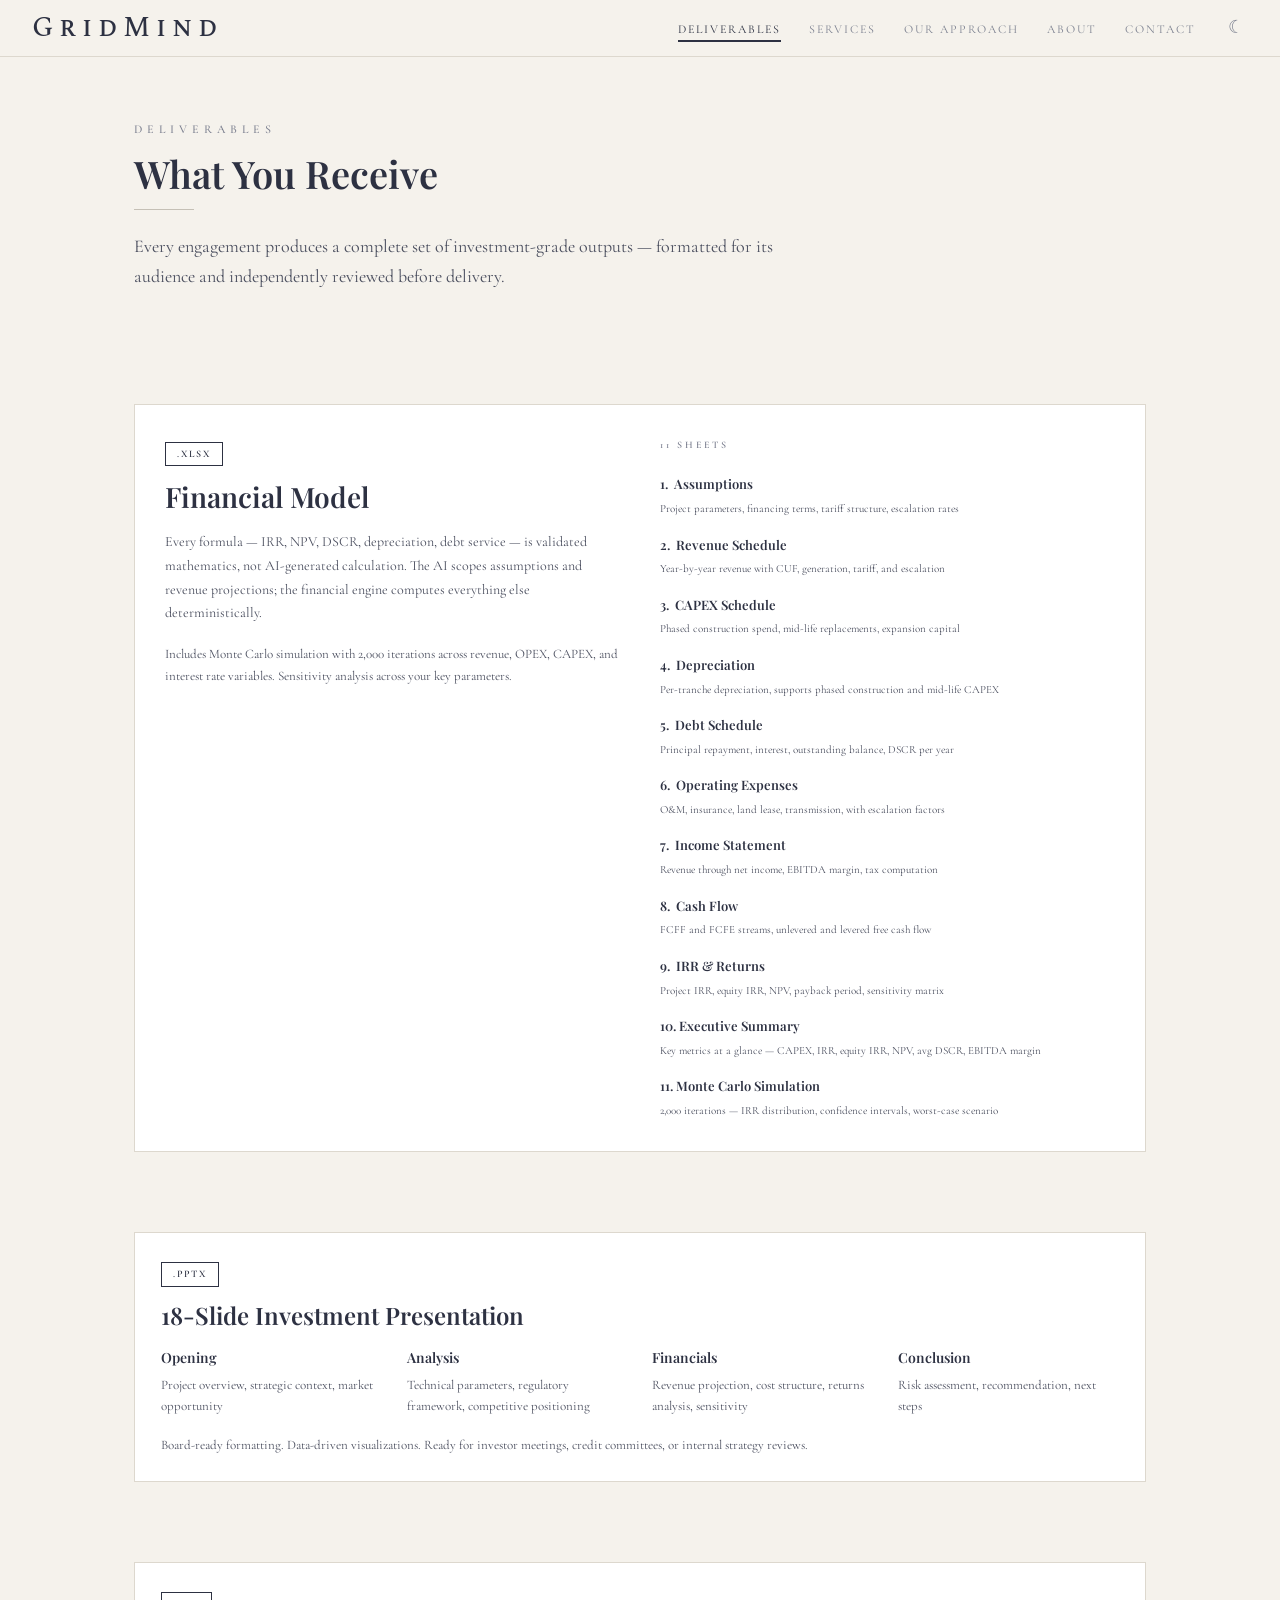
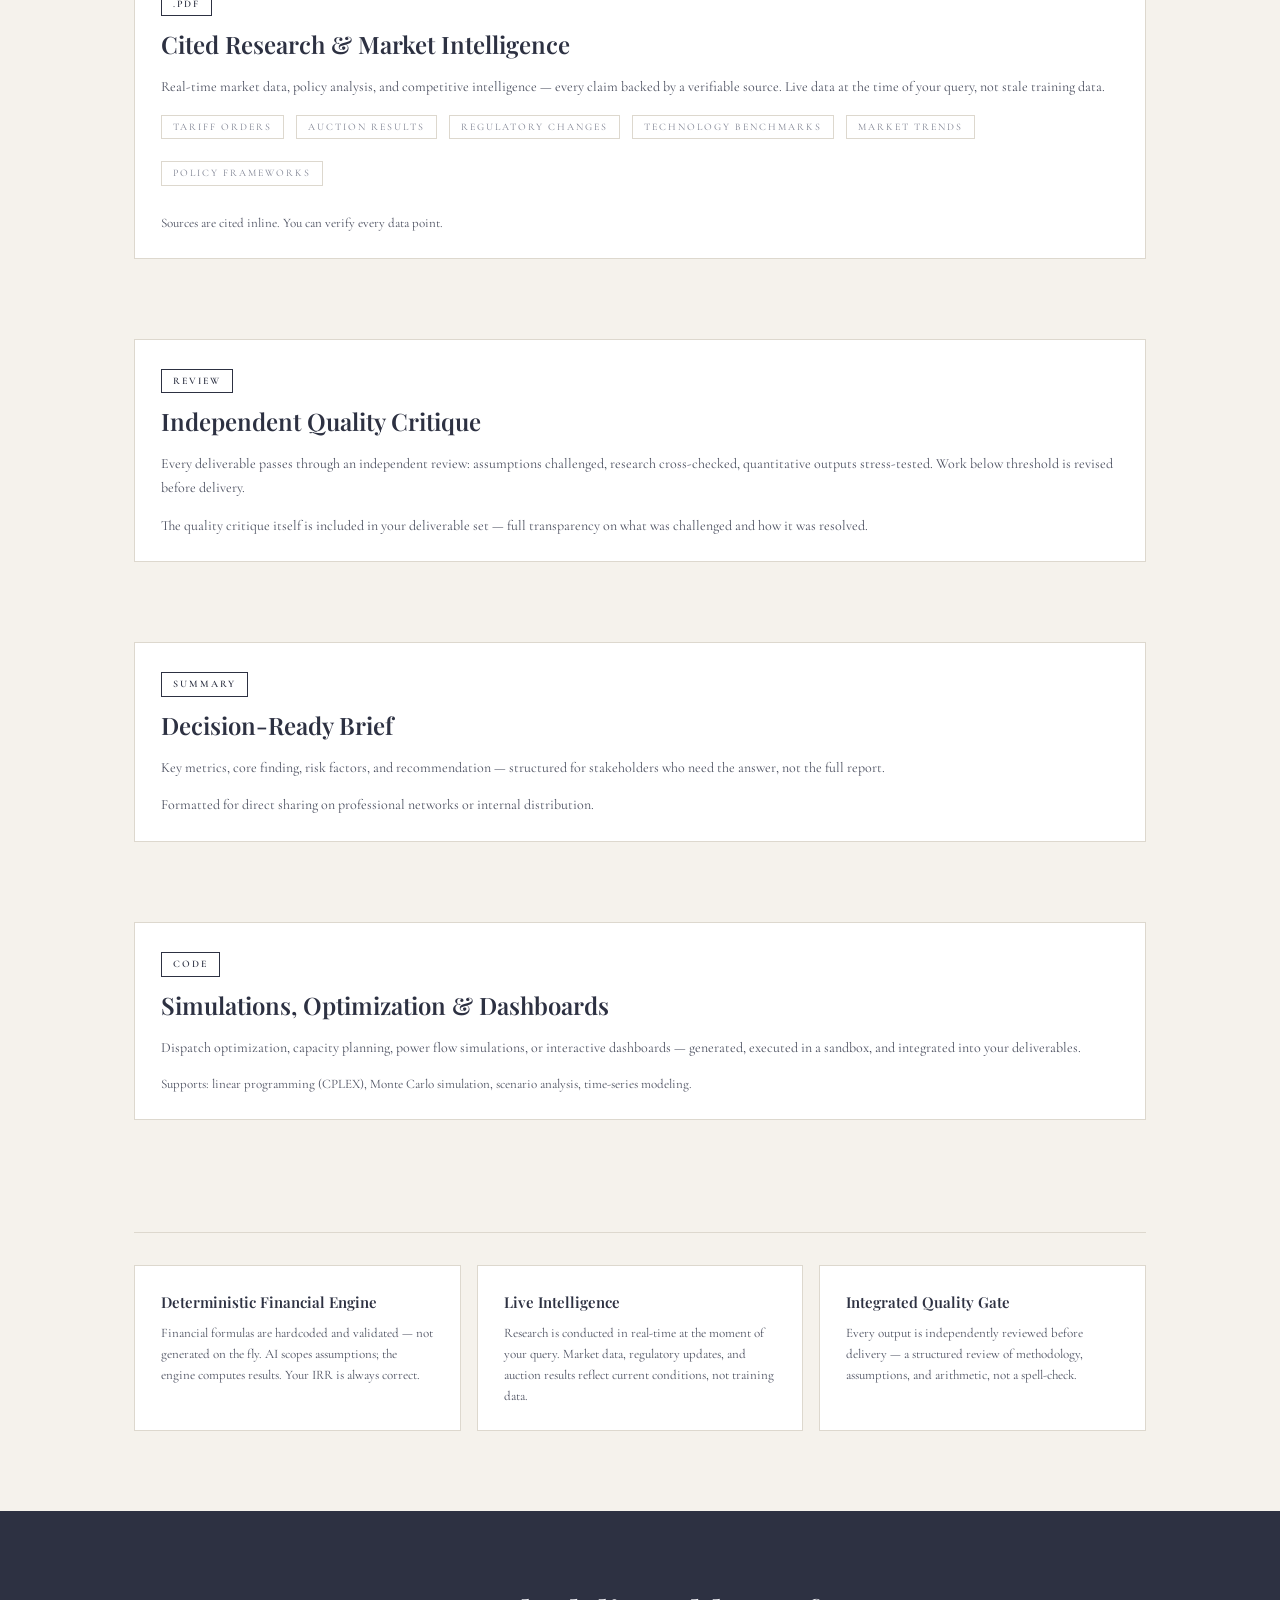
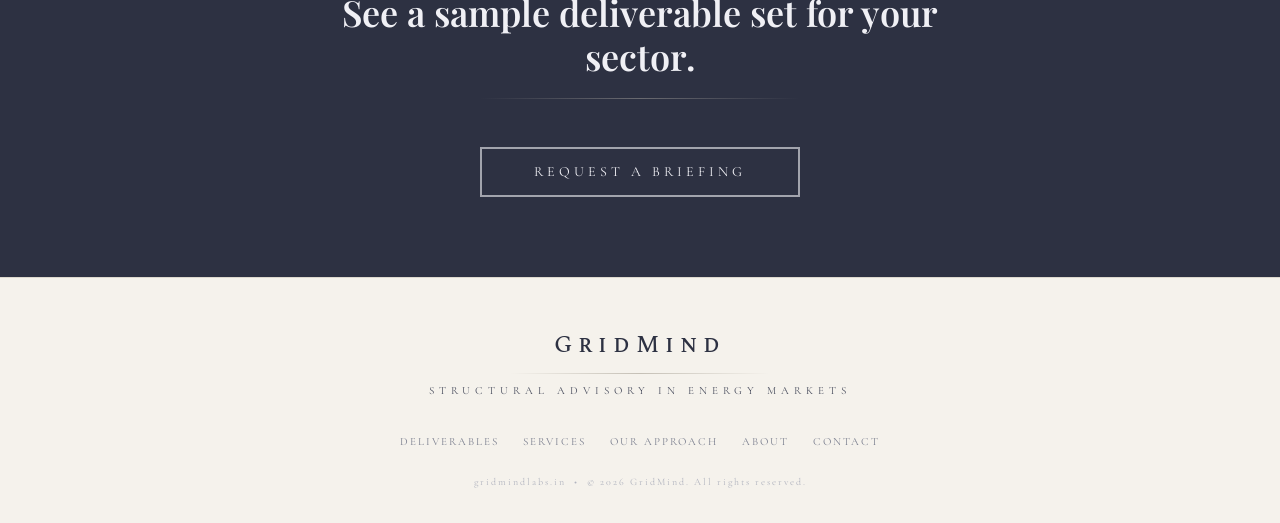
<file: platform.html>
<!DOCTYPE html>
<html lang="en">
<head>
<meta charset="UTF-8">
<meta name="viewport" content="width=device-width, initial-scale=1.0">
<title>Deliverables — What You Receive | GridMind</title>
<meta name="description" content="Every GridMind engagement produces investment-grade outputs: 11-sheet financial model, 18-slide strategy deck, cited research report, quality review, and executive summary.">
<meta property="og:title" content="Deliverables — What You Receive | GridMind">
<meta property="og:description" content="Investment-grade financial models, strategy decks, cited research, quality reviews, and executive summaries — each independently reviewed before delivery.">
<meta property="og:type" content="website">
<meta property="og:url" content="https://gridmindlabs.in/platform.html">
<meta property="og:image" content="https://gridmindlabs.in/img/og-image.jpg">
<meta name="twitter:card" content="summary_large_image">
<link rel="preconnect" href="https://fonts.googleapis.com">
<link rel="preconnect" href="https://fonts.gstatic.com" crossorigin>
<link href="https://fonts.googleapis.com/css2?family=Spectral+SC:wght@400;500;600;700&family=Playfair+Display:ital,wght@0,400;0,500;0,600;0,700;1,400&family=Cormorant+Garamond:wght@300;400;500;600;700&family=Noto+Sans+Devanagari:wght@400;500&display=swap" rel="stylesheet">
<link rel="icon" href="img/favicon.svg" type="image/svg+xml">
<link rel="stylesheet" href="css/tokens.css">
<link rel="stylesheet" href="css/base.css">
<link rel="stylesheet" href="css/components.css">
<link rel="stylesheet" href="css/pages.css">
<script>(function(){var t=localStorage.getItem("gridmind-theme");if(!t&&matchMedia("(prefers-color-scheme:dark)").matches)t="dark";if(t==="dark")document.documentElement.setAttribute("data-theme","dark")})()</script>
</head>
<body>

<a href="#main" class="skip-link">Skip to content</a>

<!-- ═══ NAVIGATION ═══ -->
<nav class="nav" id="nav">
  <a href="index.html" class="nav__logo">GridMind</a>
  <ul class="nav__links">
    <li><a href="platform.html" title="What you receive — financial models, decks, reports">Deliverables</a></li>
    <li><a href="services.html" title="Advisory services across India's energy sector">Services</a></li>
    <li><a href="moat.html" title="How we ensure accuracy and quality">Our Approach</a></li>
    <li><a href="about.html" title="Our story and founder">About</a></li>
    <li><a href="contact.html" title="Get in touch or request a briefing">Contact</a></li>
    <li><button class="nav__theme" id="themeToggle" aria-label="Toggle dark mode" title="Toggle theme">&#9790;</button></li>
  </ul>
  <button class="nav__hamburger" id="hamburger" aria-label="Open menu">
    <span></span><span></span><span></span>
  </button>
  <div class="nav__overlay" id="navOverlay">
    <a href="platform.html" title="What you receive">Deliverables</a>
    <a href="services.html" title="Advisory services">Services</a>
    <a href="moat.html" title="How we ensure quality">Our Approach</a>
    <a href="about.html" title="Our story">About</a>
    <a href="contact.html" title="Get in touch">Contact</a>
    <button class="nav__theme" aria-label="Toggle dark mode" title="Toggle theme">&#9790;</button>
  </div>
</nav>

<main id="main">

<!-- ═══ SECTION 1: HEADER ═══ -->
<section class="section" style="padding-top:120px">
  <div class="container">
    <div data-animate>
      <div class="sl">DELIVERABLES</div>
      <div class="st">What You Receive</div>
      <div class="hrl"></div>
      <div class="sd">Every engagement produces a complete set of investment-grade outputs &mdash; formatted for its audience and independently reviewed before delivery.</div>
    </div>
  </div>
</section>

<!-- ═══ SECTION 2: FINANCIAL MODEL ═══ -->
<section class="section" style="padding-top:0">
  <div class="container">
    <div class="c" data-animate data-delay="2" style="padding:32px 30px">
      <div style="display:flex;gap:40px;flex-wrap:wrap">

        <!-- Left column: description -->
        <div style="flex:1;min-width:280px">
          <div class="tag tag--primary" style="margin-bottom:14px">.XLSX</div>
          <p style="font-family:'Playfair Display',serif;font-size:clamp(22px,3vw,28px);font-weight:600;line-height:1.2;margin-bottom:16px">Financial Model</p>
          <p style="font-size:14px;color:var(--ink-mid);line-height:1.7;margin-bottom:18px">Every formula &mdash; IRR, NPV, DSCR, depreciation, debt service &mdash; is validated mathematics, not AI-generated calculation. The AI scopes assumptions and revenue projections; the financial engine computes everything else deterministically.</p>
          <p style="font-size:13px;color:var(--ink-mid);line-height:1.7">Includes Monte Carlo simulation with 2,000 iterations across revenue, OPEX, CAPEX, and interest rate variables. Sensitivity analysis across your key parameters.</p>
        </div>

        <!-- Right column: 11 sheets -->
        <div style="flex:1;min-width:260px">
          <p style="font-family:var(--bd);font-size:10px;letter-spacing:3px;text-transform:uppercase;color:var(--ink-light);font-weight:600;margin-bottom:16px">11 Sheets</p>
          <ol style="list-style:none;counter-reset:sheets;padding:0;margin:0">
            <li style="counter-increment:sheets;margin-bottom:12px">
              <span style="font-family:'Playfair Display',serif;font-size:13px;font-weight:600;color:var(--ink)">1. &nbsp;Assumptions</span>
              <p style="font-size:11px;color:var(--ink-mid);line-height:1.5;margin-top:2px">Project parameters, financing terms, tariff structure, escalation rates</p>
            </li>
            <li style="counter-increment:sheets;margin-bottom:12px">
              <span style="font-family:'Playfair Display',serif;font-size:13px;font-weight:600;color:var(--ink)">2. &nbsp;Revenue Schedule</span>
              <p style="font-size:11px;color:var(--ink-mid);line-height:1.5;margin-top:2px">Year-by-year revenue with CUF, generation, tariff, and escalation</p>
            </li>
            <li style="counter-increment:sheets;margin-bottom:12px">
              <span style="font-family:'Playfair Display',serif;font-size:13px;font-weight:600;color:var(--ink)">3. &nbsp;CAPEX Schedule</span>
              <p style="font-size:11px;color:var(--ink-mid);line-height:1.5;margin-top:2px">Phased construction spend, mid-life replacements, expansion capital</p>
            </li>
            <li style="counter-increment:sheets;margin-bottom:12px">
              <span style="font-family:'Playfair Display',serif;font-size:13px;font-weight:600;color:var(--ink)">4. &nbsp;Depreciation</span>
              <p style="font-size:11px;color:var(--ink-mid);line-height:1.5;margin-top:2px">Per-tranche depreciation, supports phased construction and mid-life CAPEX</p>
            </li>
            <li style="counter-increment:sheets;margin-bottom:12px">
              <span style="font-family:'Playfair Display',serif;font-size:13px;font-weight:600;color:var(--ink)">5. &nbsp;Debt Schedule</span>
              <p style="font-size:11px;color:var(--ink-mid);line-height:1.5;margin-top:2px">Principal repayment, interest, outstanding balance, DSCR per year</p>
            </li>
            <li style="counter-increment:sheets;margin-bottom:12px">
              <span style="font-family:'Playfair Display',serif;font-size:13px;font-weight:600;color:var(--ink)">6. &nbsp;Operating Expenses</span>
              <p style="font-size:11px;color:var(--ink-mid);line-height:1.5;margin-top:2px">O&amp;M, insurance, land lease, transmission, with escalation factors</p>
            </li>
            <li style="counter-increment:sheets;margin-bottom:12px">
              <span style="font-family:'Playfair Display',serif;font-size:13px;font-weight:600;color:var(--ink)">7. &nbsp;Income Statement</span>
              <p style="font-size:11px;color:var(--ink-mid);line-height:1.5;margin-top:2px">Revenue through net income, EBITDA margin, tax computation</p>
            </li>
            <li style="counter-increment:sheets;margin-bottom:12px">
              <span style="font-family:'Playfair Display',serif;font-size:13px;font-weight:600;color:var(--ink)">8. &nbsp;Cash Flow</span>
              <p style="font-size:11px;color:var(--ink-mid);line-height:1.5;margin-top:2px">FCFF and FCFE streams, unlevered and levered free cash flow</p>
            </li>
            <li style="counter-increment:sheets;margin-bottom:12px">
              <span style="font-family:'Playfair Display',serif;font-size:13px;font-weight:600;color:var(--ink)">9. &nbsp;IRR &amp; Returns</span>
              <p style="font-size:11px;color:var(--ink-mid);line-height:1.5;margin-top:2px">Project IRR, equity IRR, NPV, payback period, sensitivity matrix</p>
            </li>
            <li style="counter-increment:sheets;margin-bottom:12px">
              <span style="font-family:'Playfair Display',serif;font-size:13px;font-weight:600;color:var(--ink)">10. Executive Summary</span>
              <p style="font-size:11px;color:var(--ink-mid);line-height:1.5;margin-top:2px">Key metrics at a glance &mdash; CAPEX, IRR, equity IRR, NPV, avg DSCR, EBITDA margin</p>
            </li>
            <li style="counter-increment:sheets">
              <span style="font-family:'Playfair Display',serif;font-size:13px;font-weight:600;color:var(--ink)">11. Monte Carlo Simulation</span>
              <p style="font-size:11px;color:var(--ink-mid);line-height:1.5;margin-top:2px">2,000 iterations &mdash; IRR distribution, confidence intervals, worst-case scenario</p>
            </li>
          </ol>
        </div>

      </div>
    </div>
  </div>
</section>

<!-- ═══ SECTION 3: STRATEGY DECK ═══ -->
<section class="section" style="padding-top:0">
  <div class="container">
    <div class="c" data-animate>
      <div class="tag tag--primary" style="margin-bottom:14px">.PPTX</div>
      <p style="font-family:'Playfair Display',serif;font-size:clamp(20px,2.5vw,24px);font-weight:600;line-height:1.2;margin-bottom:16px">18-Slide Investment Presentation</p>
      <div style="display:flex;gap:24px;flex-wrap:wrap;margin-bottom:18px">
        <div style="flex:1;min-width:200px">
          <p style="font-family:'Playfair Display',serif;font-size:14px;font-weight:600;margin-bottom:6px">Opening</p>
          <p style="font-size:13px;color:var(--ink-mid);line-height:1.6">Project overview, strategic context, market opportunity</p>
        </div>
        <div style="flex:1;min-width:200px">
          <p style="font-family:'Playfair Display',serif;font-size:14px;font-weight:600;margin-bottom:6px">Analysis</p>
          <p style="font-size:13px;color:var(--ink-mid);line-height:1.6">Technical parameters, regulatory framework, competitive positioning</p>
        </div>
        <div style="flex:1;min-width:200px">
          <p style="font-family:'Playfair Display',serif;font-size:14px;font-weight:600;margin-bottom:6px">Financials</p>
          <p style="font-size:13px;color:var(--ink-mid);line-height:1.6">Revenue projection, cost structure, returns analysis, sensitivity</p>
        </div>
        <div style="flex:1;min-width:200px">
          <p style="font-family:'Playfair Display',serif;font-size:14px;font-weight:600;margin-bottom:6px">Conclusion</p>
          <p style="font-size:13px;color:var(--ink-mid);line-height:1.6">Risk assessment, recommendation, next steps</p>
        </div>
      </div>
      <p style="font-size:13px;color:var(--ink-mid);line-height:1.7">Board-ready formatting. Data-driven visualizations. Ready for investor meetings, credit committees, or internal strategy reviews.</p>
    </div>
  </div>
</section>

<!-- ═══ SECTION 4: RESEARCH REPORT ═══ -->
<section class="section" style="padding-top:0">
  <div class="container">
    <div class="c" data-animate>
      <div class="tag tag--primary" style="margin-bottom:14px">.PDF</div>
      <p style="font-family:'Playfair Display',serif;font-size:clamp(20px,2.5vw,24px);font-weight:600;line-height:1.2;margin-bottom:16px">Cited Research &amp; Market Intelligence</p>
      <p style="font-size:14px;color:var(--ink-mid);line-height:1.7;margin-bottom:16px">Real-time market data, policy analysis, and competitive intelligence &mdash; every claim backed by a verifiable source. Live data at the time of your query, not stale training data.</p>
      <div style="display:flex;gap:12px;flex-wrap:wrap;margin-bottom:16px">
        <span class="tag">Tariff Orders</span>
        <span class="tag">Auction Results</span>
        <span class="tag">Regulatory Changes</span>
        <span class="tag">Technology Benchmarks</span>
        <span class="tag">Market Trends</span>
        <span class="tag">Policy Frameworks</span>
      </div>
      <p style="font-size:13px;color:var(--ink-mid);line-height:1.7">Sources are cited inline. You can verify every data point.</p>
    </div>
  </div>
</section>

<!-- ═══ SECTION 5: QUALITY REVIEW ═══ -->
<section class="section" style="padding-top:0">
  <div class="container">
    <div class="c" data-animate>
      <div class="tag tag--primary" style="margin-bottom:14px">REVIEW</div>
      <p style="font-family:'Playfair Display',serif;font-size:clamp(20px,2.5vw,24px);font-weight:600;line-height:1.2;margin-bottom:16px">Independent Quality Critique</p>
      <p style="font-size:14px;color:var(--ink-mid);line-height:1.7;margin-bottom:14px">Every deliverable passes through an independent review: assumptions challenged, research cross-checked, quantitative outputs stress-tested. Work below threshold is revised before delivery.</p>
      <p style="font-size:14px;color:var(--ink-mid);line-height:1.7">The quality critique itself is included in your deliverable set &mdash; full transparency on what was challenged and how it was resolved.</p>
    </div>
  </div>
</section>

<!-- ═══ SECTION 6: EXECUTIVE SUMMARY ═══ -->
<section class="section" style="padding-top:0">
  <div class="container">
    <div class="c" data-animate>
      <div class="tag tag--primary" style="margin-bottom:14px">SUMMARY</div>
      <p style="font-family:'Playfair Display',serif;font-size:clamp(20px,2.5vw,24px);font-weight:600;line-height:1.2;margin-bottom:16px">Decision-Ready Brief</p>
      <p style="font-size:14px;color:var(--ink-mid);line-height:1.7;margin-bottom:14px">Key metrics, core finding, risk factors, and recommendation &mdash; structured for stakeholders who need the answer, not the full report.</p>
      <p style="font-size:14px;color:var(--ink-mid);line-height:1.7">Formatted for direct sharing on professional networks or internal distribution.</p>
    </div>
  </div>
</section>

<!-- ═══ SECTION 7: SIMULATIONS & CUSTOM ANALYSIS ═══ -->
<section class="section" style="padding-top:0">
  <div class="container">
    <div class="c" data-animate>
      <div class="tag tag--primary" style="margin-bottom:14px">CODE</div>
      <p style="font-family:'Playfair Display',serif;font-size:clamp(20px,2.5vw,24px);font-weight:600;line-height:1.2;margin-bottom:16px">Simulations, Optimization &amp; Dashboards</p>
      <p style="font-size:14px;color:var(--ink-mid);line-height:1.7;margin-bottom:14px">Dispatch optimization, capacity planning, power flow simulations, or interactive dashboards &mdash; generated, executed in a sandbox, and integrated into your deliverables.</p>
      <p style="font-size:13px;color:var(--ink-mid);line-height:1.7">Supports: linear programming (CPLEX), Monte Carlo simulation, scenario analysis, time-series modeling.</p>
    </div>
  </div>
</section>

<!-- ═══ SECTION 8: WHAT MAKES IT DIFFERENT ═══ -->
<section class="section" style="padding-top:0">
  <div class="container">
    <div data-animate>
      <div class="hrf"></div>
    </div>
    <div class="g3" data-animate data-delay="2">

      <div class="c">
        <p style="font-family:'Playfair Display',serif;font-size:15px;font-weight:600;margin-bottom:8px">Deterministic Financial Engine</p>
        <p style="font-size:13px;color:var(--ink-mid);line-height:1.6">Financial formulas are hardcoded and validated &mdash; not generated on the fly. AI scopes assumptions; the engine computes results. Your IRR is always correct.</p>
      </div>

      <div class="c">
        <p style="font-family:'Playfair Display',serif;font-size:15px;font-weight:600;margin-bottom:8px">Live Intelligence</p>
        <p style="font-size:13px;color:var(--ink-mid);line-height:1.6">Research is conducted in real-time at the moment of your query. Market data, regulatory updates, and auction results reflect current conditions, not training data.</p>
      </div>

      <div class="c">
        <p style="font-family:'Playfair Display',serif;font-size:15px;font-weight:600;margin-bottom:8px">Integrated Quality Gate</p>
        <p style="font-size:13px;color:var(--ink-mid);line-height:1.6">Every output is independently reviewed before delivery &mdash; a structured review of methodology, assumptions, and arithmetic, not a spell-check.</p>
      </div>

    </div>
  </div>
</section>

<!-- ═══ SECTION 9: CTA ═══ -->
<section class="section section--dark" style="padding:80px 0">
  <div class="container" style="text-align:center">
    <div data-animate>
      <p style="font-family:var(--sf);font-size:clamp(22px,3.5vw,36px);font-weight:600;line-height:1.2;margin-bottom:12px;max-width:680px;margin-left:auto;margin-right:auto">See a sample deliverable set for your sector.</p>
    </div>
    <div data-animate data-delay="2">
      <div style="width:min(320px,60vw);height:1px;background:linear-gradient(90deg,transparent,rgba(197,192,182,0.4),transparent);margin:20px auto"></div>
    </div>
    <div data-animate data-delay="3">
      <a href="contact.html" class="cta-btn" style="margin-top:28px">Request a Briefing</a>
    </div>
  </div>
</section>

</main>

<!-- ═══ FOOTER ═══ -->
<footer class="footer">
  <div class="container">
    <div class="footer__logo">GridMind</div>
    <div class="footer__rule"></div>
    <div class="footer__tagline">Structural Advisory in Energy Markets</div>
    <ul class="footer__nav">
      <li><a href="platform.html">Deliverables</a></li>
      <li><a href="services.html">Services</a></li>
      <li><a href="moat.html">Our Approach</a></li>
      <li><a href="about.html">About</a></li>
      <li><a href="contact.html">Contact</a></li>
    </ul>
    <p class="footer__copy">gridmindlabs.in &nbsp;&bull;&nbsp; &copy; 2026 GridMind. All rights reserved.</p>
  </div>
</footer>

<script src="js/main.js"></script>
</body>
</html>
</file>
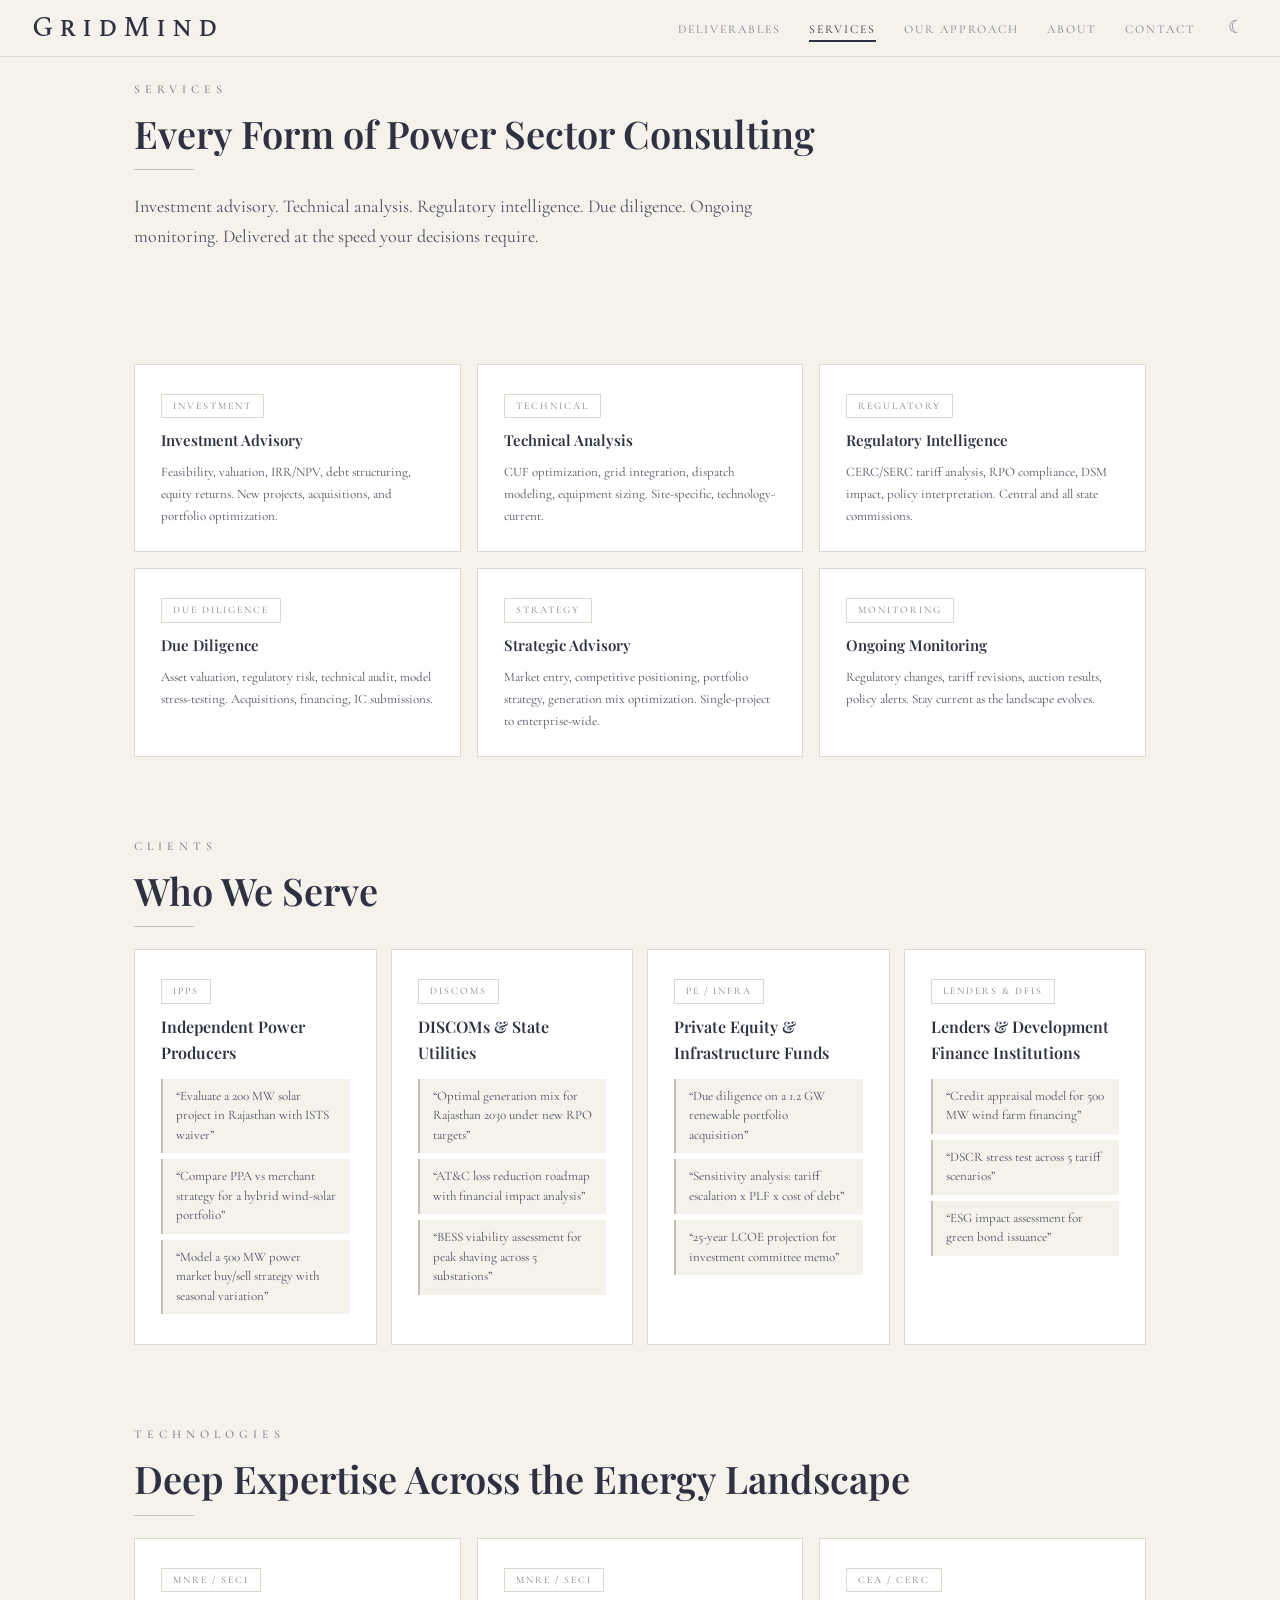
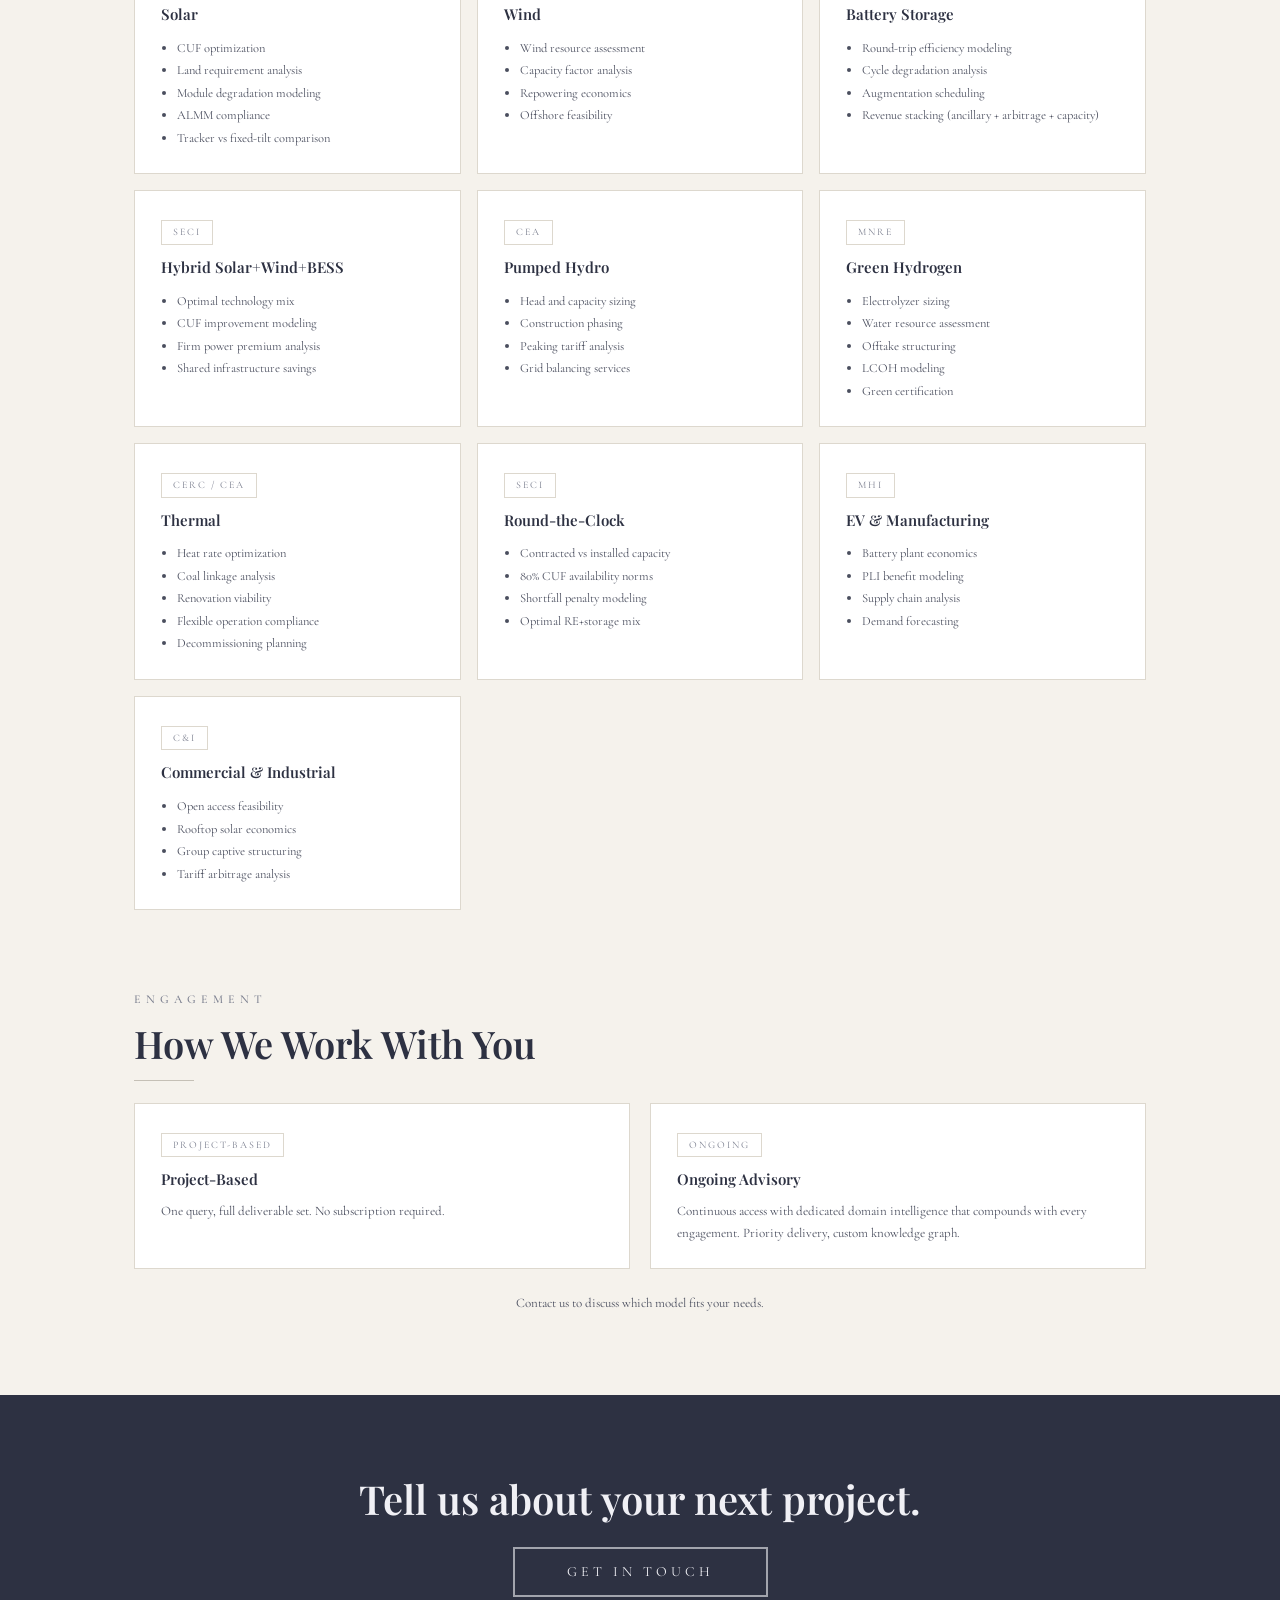
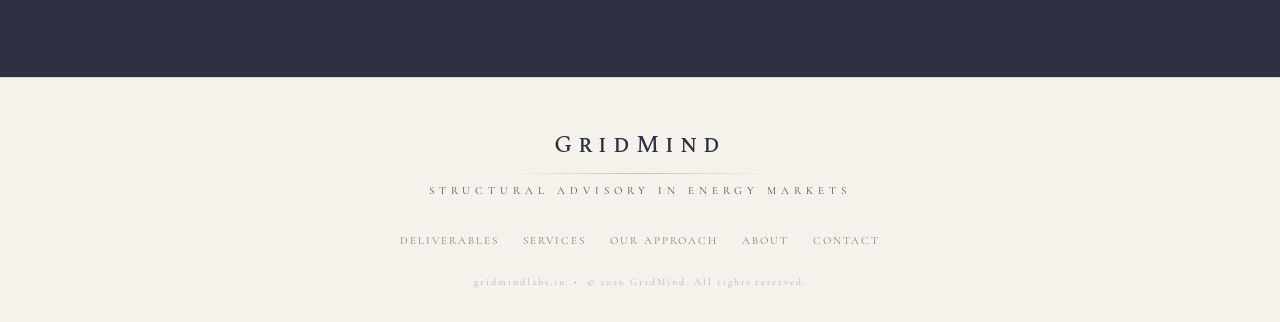
<file: services.html>
<!DOCTYPE html>
<html lang="en">
<head>
<meta charset="UTF-8">
<meta name="viewport" content="width=device-width, initial-scale=1.0">
<title>Services — GridMind AI Power Sector Advisory</title>
<meta name="description" content="Investment advisory, technical analysis, regulatory intelligence, due diligence, strategic advisory, and ongoing monitoring for India's power and energy sector.">
<meta property="og:title" content="Services — GridMind AI Power Sector Advisory">
<meta property="og:description" content="Every form of power sector consulting. Investment advisory, technical analysis, regulatory intelligence, due diligence, and more.">
<meta property="og:type" content="website">
<meta property="og:url" content="https://gridmindlabs.in/services">
<meta name="twitter:card" content="summary">
<link rel="preconnect" href="https://fonts.googleapis.com">
<link rel="preconnect" href="https://fonts.gstatic.com" crossorigin>
<link href="https://fonts.googleapis.com/css2?family=Spectral+SC:wght@400;500;600;700&family=Playfair+Display:ital,wght@0,400;0,500;0,600;0,700;1,400&family=Cormorant+Garamond:wght@300;400;500;600;700&family=Noto+Sans+Devanagari:wght@400;500&display=swap" rel="stylesheet">
<link rel="icon" href="img/favicon.svg" type="image/svg+xml">
<link rel="stylesheet" href="css/tokens.css">
<link rel="stylesheet" href="css/base.css">
<link rel="stylesheet" href="css/components.css">
<link rel="stylesheet" href="css/pages.css">
<script>(function(){var t=localStorage.getItem("gridmind-theme");if(!t&&matchMedia("(prefers-color-scheme:dark)").matches)t="dark";if(t==="dark")document.documentElement.setAttribute("data-theme","dark")})()</script>
</head>
<body>

<a href="#main" class="skip-link">Skip to content</a>

<!-- ═══ NAVIGATION ═══ -->
<nav class="nav" id="nav">
  <a href="index.html" class="nav__logo">GridMind</a>
  <ul class="nav__links">
    <li><a href="platform.html" title="What you receive — financial models, decks, reports">Deliverables</a></li>
    <li><a href="services.html" title="Advisory services across India's energy sector">Services</a></li>
    <li><a href="moat.html" title="How we ensure accuracy and quality">Our Approach</a></li>
    <li><a href="about.html" title="Our story and founder">About</a></li>
    <li><a href="contact.html" title="Get in touch or request a briefing">Contact</a></li>
    <li><button class="nav__theme" id="themeToggle" aria-label="Toggle dark mode" title="Toggle theme">&#9790;</button></li>
  </ul>
  <button class="nav__hamburger" id="hamburger" aria-label="Open menu">
    <span></span><span></span><span></span>
  </button>
  <div class="nav__overlay" id="navOverlay">
    <a href="platform.html" title="What you receive">Deliverables</a>
    <a href="services.html" title="Advisory services">Services</a>
    <a href="moat.html" title="How we ensure quality">Our Approach</a>
    <a href="about.html" title="Our story">About</a>
    <a href="contact.html" title="Get in touch">Contact</a>
    <button class="nav__theme" aria-label="Toggle dark mode" title="Toggle theme">&#9790;</button>
  </div>
</nav>

<main id="main">

<!-- ═══ SECTION 1: HEADER ═══ -->
<section class="section">
  <div class="container">
    <div data-animate>
      <div class="sl">SERVICES</div>
      <div class="st">Every Form of Power Sector Consulting</div>
      <div class="hrl"></div>
      <div class="sd">Investment advisory. Technical analysis. Regulatory intelligence. Due diligence. Ongoing monitoring. Delivered at the speed your decisions require.</div>
    </div>
  </div>
</section>

<!-- ═══ SECTION 2: SERVICE CATEGORIES ═══ -->
<section class="section" style="padding-top:0">
  <div class="container">
    <div class="g3" data-animate data-delay="2">

      <div class="c">
        <div class="tag">INVESTMENT</div>
        <p style="font-family:'Playfair Display',serif;font-size:15px;font-weight:600;margin-bottom:8px">Investment Advisory</p>
        <p style="font-size:13px;color:var(--ink-mid);line-height:1.7">Feasibility, valuation, IRR/NPV, debt structuring, equity returns. New projects, acquisitions, and portfolio optimization.</p>
      </div>

      <div class="c">
        <div class="tag">TECHNICAL</div>
        <p style="font-family:'Playfair Display',serif;font-size:15px;font-weight:600;margin-bottom:8px">Technical Analysis</p>
        <p style="font-size:13px;color:var(--ink-mid);line-height:1.7">CUF optimization, grid integration, dispatch modeling, equipment sizing. Site-specific, technology-current.</p>
      </div>

      <div class="c">
        <div class="tag">REGULATORY</div>
        <p style="font-family:'Playfair Display',serif;font-size:15px;font-weight:600;margin-bottom:8px">Regulatory Intelligence</p>
        <p style="font-size:13px;color:var(--ink-mid);line-height:1.7">CERC/SERC tariff analysis, RPO compliance, DSM impact, policy interpretation. Central and all state commissions.</p>
      </div>

      <div class="c">
        <div class="tag">DUE DILIGENCE</div>
        <p style="font-family:'Playfair Display',serif;font-size:15px;font-weight:600;margin-bottom:8px">Due Diligence</p>
        <p style="font-size:13px;color:var(--ink-mid);line-height:1.7">Asset valuation, regulatory risk, technical audit, model stress-testing. Acquisitions, financing, IC submissions.</p>
      </div>

      <div class="c">
        <div class="tag">STRATEGY</div>
        <p style="font-family:'Playfair Display',serif;font-size:15px;font-weight:600;margin-bottom:8px">Strategic Advisory</p>
        <p style="font-size:13px;color:var(--ink-mid);line-height:1.7">Market entry, competitive positioning, portfolio strategy, generation mix optimization. Single-project to enterprise-wide.</p>
      </div>

      <div class="c">
        <div class="tag">MONITORING</div>
        <p style="font-family:'Playfair Display',serif;font-size:15px;font-weight:600;margin-bottom:8px">Ongoing Monitoring</p>
        <p style="font-size:13px;color:var(--ink-mid);line-height:1.7">Regulatory changes, tariff revisions, auction results, policy alerts. Stay current as the landscape evolves.</p>
      </div>

    </div>
  </div>
</section>

<!-- ═══ SECTION 3: WHO WE SERVE ═══ -->
<section class="section" style="padding-top:0">
  <div class="container">
    <div data-animate>
      <div class="sl">CLIENTS</div>
      <div class="st">Who We Serve</div>
      <div class="hrl"></div>
    </div>
    <div class="g4" data-animate data-delay="2">

      <div class="c">
        <div class="tag">IPPS</div>
        <p style="font-family:'Playfair Display',serif;font-size:16px;font-weight:600;margin-bottom:12px">Independent Power Producers</p>
        <div class="qb">&ldquo;Evaluate a 200 MW solar project in Rajasthan with ISTS waiver&rdquo;</div>
        <div class="qb">&ldquo;Compare PPA vs merchant strategy for a hybrid wind-solar portfolio&rdquo;</div>
        <div class="qb">&ldquo;Model a 500 MW power market buy/sell strategy with seasonal variation&rdquo;</div>
      </div>

      <div class="c">
        <div class="tag">DISCOMS</div>
        <p style="font-family:'Playfair Display',serif;font-size:16px;font-weight:600;margin-bottom:12px">DISCOMs &amp; State Utilities</p>
        <div class="qb">&ldquo;Optimal generation mix for Rajasthan 2030 under new RPO targets&rdquo;</div>
        <div class="qb">&ldquo;AT&amp;C loss reduction roadmap with financial impact analysis&rdquo;</div>
        <div class="qb">&ldquo;BESS viability assessment for peak shaving across 5 substations&rdquo;</div>
      </div>

      <div class="c">
        <div class="tag">PE / INFRA</div>
        <p style="font-family:'Playfair Display',serif;font-size:16px;font-weight:600;margin-bottom:12px">Private Equity &amp; Infrastructure Funds</p>
        <div class="qb">&ldquo;Due diligence on a 1.2 GW renewable portfolio acquisition&rdquo;</div>
        <div class="qb">&ldquo;Sensitivity analysis: tariff escalation x PLF x cost of debt&rdquo;</div>
        <div class="qb">&ldquo;25-year LCOE projection for investment committee memo&rdquo;</div>
      </div>

      <div class="c">
        <div class="tag">LENDERS &amp; DFIS</div>
        <p style="font-family:'Playfair Display',serif;font-size:16px;font-weight:600;margin-bottom:12px">Lenders &amp; Development Finance Institutions</p>
        <div class="qb">&ldquo;Credit appraisal model for 500 MW wind farm financing&rdquo;</div>
        <div class="qb">&ldquo;DSCR stress test across 5 tariff scenarios&rdquo;</div>
        <div class="qb">&ldquo;ESG impact assessment for green bond issuance&rdquo;</div>
      </div>

    </div>
  </div>
</section>

<!-- ═══ SECTION 4: TECHNOLOGY COVERAGE ═══ -->
<section class="section" style="padding-top:0">
  <div class="container">
    <div data-animate>
      <div class="sl">TECHNOLOGIES</div>
      <div class="st">Deep Expertise Across the Energy Landscape</div>
      <div class="hrl"></div>
    </div>
    <div class="g3" data-animate data-delay="2">

      <div class="c">
        <div class="tag">MNRE / SECI</div>
        <p style="font-family:'Playfair Display',serif;font-size:15px;font-weight:600;margin-bottom:10px">Solar</p>
        <ul style="font-size:12.5px;color:var(--ink-mid);line-height:1.8;padding-left:16px">
          <li>CUF optimization</li>
          <li>Land requirement analysis</li>
          <li>Module degradation modeling</li>
          <li>ALMM compliance</li>
          <li>Tracker vs fixed-tilt comparison</li>
        </ul>
      </div>

      <div class="c">
        <div class="tag">MNRE / SECI</div>
        <p style="font-family:'Playfair Display',serif;font-size:15px;font-weight:600;margin-bottom:10px">Wind</p>
        <ul style="font-size:12.5px;color:var(--ink-mid);line-height:1.8;padding-left:16px">
          <li>Wind resource assessment</li>
          <li>Capacity factor analysis</li>
          <li>Repowering economics</li>
          <li>Offshore feasibility</li>
        </ul>
      </div>

      <div class="c">
        <div class="tag">CEA / CERC</div>
        <p style="font-family:'Playfair Display',serif;font-size:15px;font-weight:600;margin-bottom:10px">Battery Storage</p>
        <ul style="font-size:12.5px;color:var(--ink-mid);line-height:1.8;padding-left:16px">
          <li>Round-trip efficiency modeling</li>
          <li>Cycle degradation analysis</li>
          <li>Augmentation scheduling</li>
          <li>Revenue stacking (ancillary + arbitrage + capacity)</li>
        </ul>
      </div>

      <div class="c">
        <div class="tag">SECI</div>
        <p style="font-family:'Playfair Display',serif;font-size:15px;font-weight:600;margin-bottom:10px">Hybrid Solar+Wind+BESS</p>
        <ul style="font-size:12.5px;color:var(--ink-mid);line-height:1.8;padding-left:16px">
          <li>Optimal technology mix</li>
          <li>CUF improvement modeling</li>
          <li>Firm power premium analysis</li>
          <li>Shared infrastructure savings</li>
        </ul>
      </div>

      <div class="c">
        <div class="tag">CEA</div>
        <p style="font-family:'Playfair Display',serif;font-size:15px;font-weight:600;margin-bottom:10px">Pumped Hydro</p>
        <ul style="font-size:12.5px;color:var(--ink-mid);line-height:1.8;padding-left:16px">
          <li>Head and capacity sizing</li>
          <li>Construction phasing</li>
          <li>Peaking tariff analysis</li>
          <li>Grid balancing services</li>
        </ul>
      </div>

      <div class="c">
        <div class="tag">MNRE</div>
        <p style="font-family:'Playfair Display',serif;font-size:15px;font-weight:600;margin-bottom:10px">Green Hydrogen</p>
        <ul style="font-size:12.5px;color:var(--ink-mid);line-height:1.8;padding-left:16px">
          <li>Electrolyzer sizing</li>
          <li>Water resource assessment</li>
          <li>Offtake structuring</li>
          <li>LCOH modeling</li>
          <li>Green certification</li>
        </ul>
      </div>

      <div class="c">
        <div class="tag">CERC / CEA</div>
        <p style="font-family:'Playfair Display',serif;font-size:15px;font-weight:600;margin-bottom:10px">Thermal</p>
        <ul style="font-size:12.5px;color:var(--ink-mid);line-height:1.8;padding-left:16px">
          <li>Heat rate optimization</li>
          <li>Coal linkage analysis</li>
          <li>Renovation viability</li>
          <li>Flexible operation compliance</li>
          <li>Decommissioning planning</li>
        </ul>
      </div>

      <div class="c">
        <div class="tag">SECI</div>
        <p style="font-family:'Playfair Display',serif;font-size:15px;font-weight:600;margin-bottom:10px">Round-the-Clock</p>
        <ul style="font-size:12.5px;color:var(--ink-mid);line-height:1.8;padding-left:16px">
          <li>Contracted vs installed capacity</li>
          <li>80% CUF availability norms</li>
          <li>Shortfall penalty modeling</li>
          <li>Optimal RE+storage mix</li>
        </ul>
      </div>

      <div class="c">
        <div class="tag">MHI</div>
        <p style="font-family:'Playfair Display',serif;font-size:15px;font-weight:600;margin-bottom:10px">EV &amp; Manufacturing</p>
        <ul style="font-size:12.5px;color:var(--ink-mid);line-height:1.8;padding-left:16px">
          <li>Battery plant economics</li>
          <li>PLI benefit modeling</li>
          <li>Supply chain analysis</li>
          <li>Demand forecasting</li>
        </ul>
      </div>

      <div class="c">
        <div class="tag">C&amp;I</div>
        <p style="font-family:'Playfair Display',serif;font-size:15px;font-weight:600;margin-bottom:10px">Commercial &amp; Industrial</p>
        <ul style="font-size:12.5px;color:var(--ink-mid);line-height:1.8;padding-left:16px">
          <li>Open access feasibility</li>
          <li>Rooftop solar economics</li>
          <li>Group captive structuring</li>
          <li>Tariff arbitrage analysis</li>
        </ul>
      </div>

    </div>
  </div>
</section>

<!-- ═══ SECTION 5: ENGAGEMENT MODELS ═══ -->
<section class="section" style="padding-top:0">
  <div class="container">
    <div data-animate>
      <div class="sl">ENGAGEMENT</div>
      <div class="st">How We Work With You</div>
      <div class="hrl"></div>
    </div>
    <div class="g2" data-animate data-delay="2">

      <div class="c">
        <div class="tag">PROJECT-BASED</div>
        <p style="font-family:'Playfair Display',serif;font-size:15px;font-weight:600;margin-bottom:8px">Project-Based</p>
        <p style="font-size:13px;color:var(--ink-mid);line-height:1.7">One query, full deliverable set. No subscription required.</p>
      </div>

      <div class="c">
        <div class="tag">ONGOING</div>
        <p style="font-family:'Playfair Display',serif;font-size:15px;font-weight:600;margin-bottom:8px">Ongoing Advisory</p>
        <p style="font-size:13px;color:var(--ink-mid);line-height:1.7">Continuous access with dedicated domain intelligence that compounds with every engagement. Priority delivery, custom knowledge graph.</p>
      </div>

    </div>
    <p data-animate data-delay="3" style="font-size:13px;color:var(--ink-mid);text-align:center;margin-top:24px">Contact us to discuss which model fits your needs.</p>
  </div>
</section>

<!-- ═══ SECTION 6: CTA ═══ -->
<section class="section section--dark" style="padding:80px 0">
  <div class="container" style="text-align:center">
    <div data-animate>
      <p style="font-family:var(--sf);font-size:clamp(28px,4vw,40px);font-weight:600;line-height:1.2;margin-bottom:24px;max-width:680px;margin-left:auto;margin-right:auto">Tell us about your next project.</p>
    </div>
    <div data-animate data-delay="2">
      <a href="contact.html" class="cta-btn">Get in Touch</a>
    </div>
  </div>
</section>

</main>

<!-- ═══ FOOTER ═══ -->
<footer class="footer">
  <div class="container">
    <div class="footer__logo">GridMind</div>
    <div class="footer__rule"></div>
    <div class="footer__tagline">Structural Advisory in Energy Markets</div>
    <ul class="footer__nav">
      <li><a href="platform.html">Deliverables</a></li>
      <li><a href="services.html">Services</a></li>
      <li><a href="moat.html">Our Approach</a></li>
      <li><a href="about.html">About</a></li>
      <li><a href="contact.html">Contact</a></li>
    </ul>
    <p class="footer__copy">gridmindlabs.in &nbsp;&bull;&nbsp; &copy; 2026 GridMind. All rights reserved.</p>
  </div>
</footer>

<script src="js/main.js"></script>
</body>
</html>
</file>
<file: css/tokens.css>
/* ═══════════════════════════════════════════════════════════════
   GridMind Design Tokens
   Extracted from: mission_control.html, GridMind_Brand_Brief.html
   ═══════════════════════════════════════════════════════════════ */

:root {
  /* Light theme (default — GridMind Brand) */
  --bg: #F5F2EC;
  --bg-card: #FFFFFF;
  --bg-sidebar: #2D3142;
  --bg-topbar: #FFFFFF;
  --ink: #2D3142;
  --ink-mid: #4A4E5E;
  --ink-light: #7A7E8E;
  --ink-faint: #B0B3BE;
  --rule: #C5C0B6;
  --rl: #DDD8CE;
  --bg-hover: rgba(45,49,66,0.04);
  --bg-active: rgba(45,49,66,0.08);

  /* Semantic */
  --success: #008000;
  --danger: #CC0000;
  --warn: #B8860B;

  /* Agent colors */
  --c-ceo: #C5A000;
  --c-coo: #4682B4;
  --c-hr: #8B6FAE;
  --c-researcher: #2E8B57;
  --c-excel: #D2691E;
  --c-coder: #0097A7;
  --c-presenter: #C2185B;
  --c-challenger: #8B3A3A;
  --c-social: #2E7BB8;
  --c-reader: #6D4C41;

  /* Typography */
  --sc: 'Spectral SC', 'Spectral', Georgia, serif;
  --sf: 'Playfair Display', Georgia, serif;
  --bd: 'Cormorant Garamond', Georgia, serif;
  --dv: 'Noto Sans Devanagari', sans-serif;

  /* Fluid type */
  --fs-hero: clamp(36px, 6vw, 62px);
  --fs-title: clamp(28px, 4vw, 38px);
  --fs-subtitle: clamp(18px, 2.5vw, 24px);
  --fs-body: clamp(15px, 1.5vw, 18px);

  /* Layout */
  --max-w: 1060px;
  --nav-h: 56px;

  /* Transitions */
  --ease: cubic-bezier(0.4, 0, 0.2, 1);
}

/* ── Dark Theme ─────────────────────────────────────────────── */
[data-theme="dark"] {
  --bg: #0B0D1A;
  --bg-card: #111326;
  --bg-sidebar: #0D0F1E;
  --bg-topbar: #111326;
  --ink: #F0F0F5;
  --ink-mid: #B4B8C8;
  --ink-light: #6B7085;
  --ink-faint: #454860;
  --rule: #2A2D45;
  --rl: #1E2035;
  --bg-hover: rgba(255,255,255,0.04);
  --bg-active: rgba(255,255,255,0.08);
  --success: #2ECC71;
  --danger: #E74C3C;
  --warn: #DAA520;
}
</file>
<file: css/base.css>
/* ═══════════════════════════════════════════════════════════════
   GridMind Base — Reset, Typography, Layout
   ═══════════════════════════════════════════════════════════════ */

*, *::before, *::after { margin: 0; padding: 0; box-sizing: border-box; }

html {
  scroll-behavior: smooth;
  -webkit-font-smoothing: antialiased;
  -moz-osx-font-smoothing: grayscale;
}

body {
  background: var(--bg);
  color: var(--ink);
  font-family: var(--bd);
  font-size: var(--fs-body);
  line-height: 1.65;
  overflow-x: hidden;
}

/* ── Skip to content (a11y) ───────────────────────────────── */
.skip-link {
  position: absolute;
  top: -100%;
  left: 16px;
  padding: 8px 16px;
  background: var(--ink);
  color: var(--bg);
  font-family: var(--bd);
  font-size: 12px;
  letter-spacing: 2px;
  text-transform: uppercase;
  text-decoration: none;
  z-index: 9999;
}
.skip-link:focus { top: 8px; }

/* ── Links ────────────────────────────────────────────────── */
a { color: var(--ink); text-decoration: none; transition: color 0.2s var(--ease); }
a:hover { color: var(--ink-mid); }

/* ── Images ───────────────────────────────────────────────── */
img { max-width: 100%; height: auto; display: block; }

/* ── Container ────────────────────────────────────────────── */
.container {
  width: 100%;
  max-width: var(--max-w);
  margin: 0 auto;
  padding: 0 24px;
}

/* ── Sections ─────────────────────────────────────────────── */
.section {
  padding: 80px 0;
}
.section--dark {
  background: var(--bg-sidebar);
  color: #F0F0F5;
}
.section--dark .sl { color: rgba(240,240,245,0.5); }
.section--dark .st { color: #F0F0F5; }
.section--dark .sd { color: rgba(240,240,245,0.7); }
.section--dark .cta-btn {
  border-color: rgba(240,240,245,0.6);
  color: #F0F0F5;
}
.section--dark .cta-btn:hover {
  background: #F0F0F5;
  color: var(--bg-sidebar);
}

/* ── Typography ───────────────────────────────────────────── */

/* Section label */
.sl {
  font-family: var(--bd);
  font-size: 12px;
  letter-spacing: 5px;
  text-transform: uppercase;
  color: var(--ink-light);
  font-weight: 500;
  margin-bottom: 12px;
}

/* Section title */
.st {
  font-family: var(--sf);
  font-size: var(--fs-title);
  font-weight: 600;
  color: var(--ink);
  line-height: 1.15;
  margin-bottom: 8px;
}

/* Section description */
.sd {
  font-family: var(--bd);
  font-size: var(--fs-body);
  color: var(--ink-mid);
  line-height: 1.65;
  max-width: 680px;
  margin-bottom: 32px;
}

/* Short horizontal rule */
.hrl {
  width: 60px;
  height: 1px;
  background: var(--rule);
  margin: 14px 0 22px;
}

/* Full-width rule */
.hrf {
  width: 100%;
  height: 1px;
  background: var(--rl);
  margin: 32px 0;
}

/* Gradient rule (logo) */
.hr-gradient {
  height: 1px;
  background: linear-gradient(90deg, transparent, var(--rule), transparent);
  margin: 12px auto 14px;
}

/* Footnote */
.fn {
  font-family: var(--bd);
  font-size: 11px;
  color: var(--ink-faint);
  line-height: 1.6;
  margin-top: 16px;
}

/* ── Responsive ───────────────────────────────────────────── */
@media (max-width: 768px) {
  .container { padding: 0 16px; }
  .section { padding: 56px 0; }
}

@media (max-width: 480px) {
  .section { padding: 40px 0; }
}
</file>
<file: css/components.css>
/* ═══════════════════════════════════════════════════════════════
   GridMind Components
   Source: GridMind_Pitch_Deck_New.html + GridMind_Brand_Brief.html
   ═══════════════════════════════════════════════════════════════ */

/* ── Navigation ───────────────────────────────────────────── */
.nav {
  position: fixed;
  top: 0;
  left: 0;
  right: 0;
  height: var(--nav-h);
  display: flex;
  align-items: center;
  justify-content: space-between;
  padding: 0 32px;
  z-index: 100;
  transition: background 0.4s var(--ease), backdrop-filter 0.4s var(--ease), box-shadow 0.4s var(--ease);
}
.nav.is-open {
  z-index: 10000;
}
.nav.scrolled {
  background: rgba(245,242,236,0.92);
  backdrop-filter: blur(10px);
  -webkit-backdrop-filter: blur(10px);
  box-shadow: 0 1px 0 var(--rl);
}
[data-theme="dark"] .nav.scrolled {
  background: rgba(11,13,26,0.92);
}

.nav__logo {
  font-family: var(--sc);
  font-size: 28px;
  font-weight: 500;
  letter-spacing: 6px;
  color: var(--ink);
  text-decoration: none;
}

.nav__links {
  display: flex;
  align-items: center;
  gap: 28px;
  list-style: none;
}
.nav__links a {
  font-family: var(--bd);
  font-size: 12px;
  letter-spacing: 2px;
  text-transform: uppercase;
  color: var(--ink-light);
  text-decoration: none;
  padding: 4px 0;
  border-bottom: 2px solid transparent;
  transition: color 0.2s var(--ease), border-color 0.2s var(--ease);
}
.nav__links a:hover,
.nav__links a.active {
  color: var(--ink);
  border-bottom-color: var(--ink);
}

.nav__theme {
  background: none;
  border: none;
  cursor: pointer;
  font-size: 18px;
  color: var(--ink-light);
  padding: 4px;
  transition: color 0.2s var(--ease);
  line-height: 1;
}
.nav__theme:hover { color: var(--ink); }

.nav__hamburger {
  display: none;
  background: none;
  border: none;
  cursor: pointer;
  width: 28px;
  height: 20px;
  position: relative;
  z-index: 200;
}
.nav__hamburger span {
  display: block;
  width: 100%;
  height: 1.5px;
  background: var(--ink);
  position: absolute;
  left: 0;
  transition: all 0.3s var(--ease);
}
.nav__hamburger span:nth-child(1) { top: 0; }
.nav__hamburger span:nth-child(2) { top: 9px; }
.nav__hamburger span:nth-child(3) { top: 18px; }
.nav.is-open .nav__hamburger span:nth-child(1) { top: 9px; transform: rotate(45deg); }
.nav.is-open .nav__hamburger span:nth-child(2) { opacity: 0; }
.nav.is-open .nav__hamburger span:nth-child(3) { top: 9px; transform: rotate(-45deg); }

/* Mobile nav overlay — full-screen menu on mobile */
.nav__overlay {
  display: none;
  position: fixed;
  top: 0;
  left: 0;
  width: 100vw;
  height: 100vh;
  height: 100dvh; /* dynamic viewport height for mobile browsers */
  background: var(--bg);
  z-index: 9999;
  flex-direction: column;
  align-items: center;
  justify-content: center;
  gap: 32px;
  overflow-y: auto;
}
.nav.is-open .nav__overlay {
  display: flex;
}
.nav__overlay a {
  font-family: var(--bd);
  font-size: 18px;
  letter-spacing: 4px;
  text-transform: uppercase;
  color: var(--ink-mid);
  text-decoration: none;
  opacity: 0;
  transform: translateY(12px);
  animation: navFadeIn 0.4s var(--ease) forwards;
}
.nav__overlay a:nth-child(1) { animation-delay: 0.05s; }
.nav__overlay a:nth-child(2) { animation-delay: 0.1s; }
.nav__overlay a:nth-child(3) { animation-delay: 0.15s; }
.nav__overlay a:nth-child(4) { animation-delay: 0.2s; }
.nav__overlay a:nth-child(5) { animation-delay: 0.25s; }
.nav__overlay a:nth-child(6) { animation-delay: 0.3s; }

@keyframes navFadeIn {
  to { opacity: 1; transform: translateY(0); }
}

@media (max-width: 768px) {
  .nav { padding: 0 16px; }
  .nav__links { display: none; }
  .nav__hamburger { display: block; }
}

/* ── Footer ───────────────────────────────────────────────── */
.footer {
  border-top: 1px solid var(--rl);
  padding: 48px 0 32px;
  text-align: center;
}
.footer__logo {
  font-family: var(--sc);
  font-size: 24px;
  font-weight: 500;
  letter-spacing: 6px;
  color: var(--ink);
}
.footer__rule {
  width: 260px;
  height: 1px;
  background: linear-gradient(90deg, transparent, var(--rule), transparent);
  margin: 8px auto;
}
.footer__tagline {
  font-family: var(--bd);
  font-size: 11px;
  letter-spacing: 5px;
  text-transform: uppercase;
  color: var(--ink-mid);
  margin-bottom: 24px;
}
.footer__nav {
  display: flex;
  justify-content: center;
  gap: 24px;
  list-style: none;
  margin-bottom: 20px;
}
.footer__nav a {
  font-family: var(--bd);
  font-size: 11px;
  letter-spacing: 2px;
  text-transform: uppercase;
  color: var(--ink-light);
  text-decoration: none;
  transition: color 0.2s var(--ease);
}
.footer__nav a:hover { color: var(--ink); }
.footer__copy {
  font-family: var(--bd);
  font-size: 10px;
  letter-spacing: 2px;
  color: var(--ink-faint);
}

/* ── Cards ────────────────────────────────────────────────── */
.c {
  background: var(--bg-card);
  border: 1px solid var(--rl);
  padding: 24px 26px;
  transition: border-color 0.3s var(--ease), box-shadow 0.3s var(--ease);
}
.c:hover {
  border-color: var(--rule);
  box-shadow: 0 4px 20px rgba(45,49,66,0.06);
}
[data-theme="dark"] .c:hover {
  box-shadow: 0 4px 20px rgba(0,0,0,0.2);
}

/* ── Grids ────────────────────────────────────────────────── */
.g2 { display: grid; grid-template-columns: 1fr 1fr; gap: 20px; }
.g3 { display: grid; grid-template-columns: 1fr 1fr 1fr; gap: 16px; }
.g4 { display: grid; grid-template-columns: repeat(4, 1fr); gap: 14px; }
.g5 { display: grid; grid-template-columns: repeat(5, 1fr); gap: 14px; }

@media (max-width: 768px) {
  .g2, .g3, .g4, .g5 { grid-template-columns: 1fr; }
}
@media (min-width: 769px) and (max-width: 1024px) {
  .g3 { grid-template-columns: 1fr 1fr; }
  .g4 { grid-template-columns: 1fr 1fr; }
  .g5 { grid-template-columns: 1fr 1fr 1fr; }
}

/* ── Tags ─────────────────────────────────────────────────── */
.tag {
  display: inline-block;
  padding: 3px 11px;
  border: 1px solid var(--rl);
  font-family: var(--bd);
  font-size: 10px;
  letter-spacing: 2px;
  text-transform: uppercase;
  color: var(--ink-light);
  margin-bottom: 10px;
}
.tag--primary {
  border-color: var(--ink);
  color: var(--ink);
  font-weight: 600;
  border-width: 1.5px;
}
.tag--warn {
  border-color: var(--warn);
  color: var(--warn);
}

/* ── Stat Blocks ──────────────────────────────────────────── */
.sn {
  font-family: var(--sf);
  font-size: 32px;
  font-weight: 700;
  color: var(--ink);
  line-height: 1;
}
.su {
  font-family: var(--bd);
  font-size: 10px;
  letter-spacing: 2px;
  text-transform: uppercase;
  color: var(--ink-light);
  margin-top: 4px;
}

.stat-box {
  text-align: center;
  min-width: 76px;
  padding-left: 16px;
  flex-shrink: 0;
  display: flex;
  flex-direction: column;
  align-items: center;
  justify-content: center;
}

/* ── Buttons ──────────────────────────────────────────────── */
.cta-btn {
  display: inline-block;
  padding: 16px 52px;
  border: 2px solid var(--ink);
  font-family: var(--bd);
  font-size: 14px;
  letter-spacing: 4px;
  text-transform: uppercase;
  color: var(--ink);
  cursor: pointer;
  transition: all 0.3s var(--ease);
  background: transparent;
  text-decoration: none;
  line-height: 1;
}
.cta-btn:hover {
  background: var(--ink);
  color: var(--bg);
}

/* ── Quote Block ──────────────────────────────────────────── */
.qb {
  padding: 8px 13px;
  border-left: 2px solid var(--rule);
  font-size: 13px;
  color: var(--ink-mid);
  line-height: 1.5;
  margin-bottom: 6px;
  background: var(--bg);
}

/* ── Badges ───────────────────────────────────────────────── */
.badge {
  display: inline-block;
  padding: 8px 28px;
  border: 1px solid var(--rule);
  font-family: var(--bd);
  font-size: 11px;
  letter-spacing: 3px;
  text-transform: uppercase;
  color: var(--ink-mid);
  font-weight: 500;
  text-align: center;
}
.badge--primary {
  border-color: var(--ink);
  color: var(--ink);
  font-weight: 600;
  border-width: 1.5px;
}

/* ── Comparison Table ─────────────────────────────────────── */
.cmp-table {
  width: 100%;
  border-collapse: collapse;
  font-size: 13px;
}
.cmp-table th {
  font-family: var(--bd);
  font-size: 10px;
  letter-spacing: 2px;
  text-transform: uppercase;
  color: var(--ink-light);
  font-weight: 500;
  padding: 10px 12px;
  text-align: left;
  border-bottom: 1.5px solid var(--ink);
}
.cmp-table td {
  padding: 10px 12px;
  border-bottom: 1px solid var(--rl);
  color: var(--ink-mid);
  vertical-align: top;
}
.cmp-table td:first-child {
  color: var(--ink);
  font-weight: 500;
}
.cmp-table .gm-col {
  background: rgba(45,49,66,0.08);
  color: var(--ink);
  font-weight: 600;
  border-left: 2px solid var(--ink);
}
.cmp-table th.gm-col {
  color: var(--ink);
  font-weight: 700;
  letter-spacing: 3px;
}
[data-theme="dark"] .cmp-table .gm-col {
  background: rgba(240,240,245,0.06);
}

@media (max-width: 768px) {
  .cmp-table { font-size: 11px; }
  .cmp-table th, .cmp-table td { padding: 8px 6px; }
}

/* ── Scroll Animations ────────────────────────────────────── */
[data-animate] {
  opacity: 0;
  transform: translateY(16px);
  transition: opacity 0.6s var(--ease), transform 0.6s var(--ease);
}
[data-animate].is-visible {
  opacity: 1;
  transform: translateY(0);
}
[data-delay="1"] { transition-delay: 0.1s; }
[data-delay="2"] { transition-delay: 0.25s; }
[data-delay="3"] { transition-delay: 0.4s; }
[data-delay="4"] { transition-delay: 0.55s; }
[data-delay="5"] { transition-delay: 0.7s; }
[data-delay="6"] { transition-delay: 0.85s; }
[data-delay="7"] { transition-delay: 1.0s; }

/* ── Agent Block (execution grid) ─────────────────────────── */
.agent-block {
  padding: 14px 10px;
  text-align: center;
}
.agent-block--standard { background: var(--ink); }
.agent-block--challenger { background: #3D2020; }
.agent-block--reader { background: var(--ink-mid); }
.agent-block--hr { background: #1A3A2A; }

.agent-block__name {
  font-family: var(--sf);
  font-size: 14px;
  font-weight: 700;
  color: var(--bg);
}
.agent-block__model {
  font-size: 9.5px;
  color: rgba(245,242,236,0.5);
  margin-top: 4px;
}
.agent-block__desc {
  font-size: 9px;
  color: rgba(245,242,236,0.35);
  margin-top: 3px;
  line-height: 1.4;
}

/* ── Progress Bar ─────────────────────────────────────────── */
.progress-bar {
  position: relative;
  height: 3px;
  background: var(--rl);
  overflow: visible;
}
.progress-bar__fill {
  position: absolute;
  left: 0;
  top: 0;
  height: 100%;
  width: 0%;
  background: var(--ink);
  transition: width 2.5s cubic-bezier(0.25, 0.1, 0.25, 1) 0.6s;
}
.progress-bar.is-visible .progress-bar__fill {
  width: 100%;
}

/* ── Agent Card (detail grid) ─────────────────────────────── */
.agent-card {
  border-left: 3px solid var(--ink);
}
.agent-card__name {
  font-family: var(--sf);
  font-size: 16px;
  font-weight: 600;
  margin-bottom: 4px;
}
.agent-card__model {
  display: inline-block;
  padding: 2px 8px;
  font-size: 10px;
  letter-spacing: 1px;
  color: var(--ink-light);
  border: 1px solid var(--rl);
  margin-bottom: 8px;
}
.agent-card__desc {
  font-size: 13px;
  color: var(--ink-mid);
  line-height: 1.5;
}

/* ── Strikethrough Comparison ─────────────────────────────── */
.compare-old {
  font-size: 13px;
  color: var(--ink-light);
  text-decoration: line-through;
  margin-bottom: 4px;
}
.section--dark .compare-old {
  color: rgba(240,240,245,0.4);
}
.compare-new {
  font-family: var(--sf);
  font-size: 16px;
  font-weight: 700;
}

/* ── Waterfall / Fill Bars ────────────────────────────────── */
.fill-bar {
  height: 5px;
  background: var(--rl);
  width: 100%;
  margin-top: 6px;
}
.fill-bar__inner {
  height: 100%;
  background: var(--ink);
  width: 0%;
  transition: width 1.2s var(--ease) 0.5s;
}
[data-animate].is-visible .fill-bar__inner {
  width: var(--fill-w);
}
</file>
<file: css/pages.css>
/* ═══════════════════════════════════════════════════════════════
   GridMind Page-Specific Styles
   ═══════════════════════════════════════════════════════════════ */

/* ── Hero ─────────────────────────────────────────────────── */
.hero {
  min-height: 100vh;
  display: flex;
  flex-direction: column;
  align-items: center;
  justify-content: center;
  text-align: center;
  padding: 80px 24px 40px;
}

.hero__logo {
  font-family: var(--sc);
  font-size: var(--fs-hero);
  font-weight: 500;
  letter-spacing: 8px;
  color: var(--ink);
}

.hero__rule {
  width: min(400px, 80vw);
  height: 1px;
  background: linear-gradient(90deg, transparent, var(--rule), transparent);
  margin: 14px auto 12px;
}

.hero__tagline {
  font-family: var(--bd);
  font-size: 14px;
  letter-spacing: 6px;
  text-transform: uppercase;
  color: var(--ink-mid);
}

.hero__sanskrit {
  font-family: var(--dv);
  font-size: 13px;
  color: var(--ink-faint);
  letter-spacing: 1px;
  margin-top: 10px;
}

.hero__pitch {
  font-family: var(--sf);
  font-size: var(--fs-subtitle);
  font-weight: 500;
  color: var(--ink);
  line-height: 1.4;
  max-width: 660px;
  margin: 52px auto 0;
}

.hero__stats {
  display: flex;
  justify-content: center;
  gap: 48px;
  margin-top: 40px;
}
.hero__stats .stat {
  text-align: center;
}
.hero__stats .stat__divider {
  width: 1px;
  background: var(--rl);
  align-self: stretch;
}

.hero__cta {
  margin-top: 48px;
}

@media (max-width: 768px) {
  .hero { padding: 100px 16px 40px; }
  .hero__stats { gap: 24px; flex-wrap: wrap; }
  .hero__stats .stat__divider { display: none; }
  .hero__logo { letter-spacing: 4px; }
}

/* ── Timeline (60-minute flow) ────────────────────────────── */
.timeline-card {
  padding: 18px 16px;
  border-top: 3px solid var(--ink);
}
.timeline-card__time {
  font-family: var(--sf);
  font-size: 26px;
  font-weight: 700;
  line-height: 1;
}
.timeline-card__label {
  font-size: 8px;
  letter-spacing: 2.5px;
  text-transform: uppercase;
  color: var(--ink-faint);
  font-weight: 600;
  margin: 4px 0 10px;
}
.timeline-card__desc {
  font-size: 12px;
  color: var(--ink-mid);
  line-height: 1.5;
}

/* ── Execution Engine ─────────────────────────────────────── */
.exec-engine {
  border: 1.5px solid var(--rl);
  padding: 20px 24px;
  background: var(--bg-card);
}
.exec-engine__header {
  display: flex;
  justify-content: space-between;
  align-items: baseline;
  margin-bottom: 14px;
  flex-wrap: wrap;
  gap: 8px;
}
.exec-engine__time {
  font-size: 8px;
  letter-spacing: 3px;
  text-transform: uppercase;
  color: var(--ink-light);
  font-weight: 600;
}
.exec-engine__title {
  font-family: var(--sf);
  font-size: 16px;
  font-weight: 700;
  margin-left: 12px;
}
.exec-engine__subtitle {
  font-size: 11px;
  color: var(--ink-faint);
}
.exec-engine__grid {
  display: grid;
  grid-template-columns: repeat(7, 1fr);
  gap: 8px;
}
@media (max-width: 768px) {
  .exec-engine__grid {
    grid-template-columns: repeat(3, 1fr);
  }
}
@media (max-width: 480px) {
  .exec-engine__grid {
    grid-template-columns: 1fr 1fr;
  }
}

/* ── Sectors Strip ────────────────────────────────────────── */
.sectors {
  display: flex;
  justify-content: center;
  flex-wrap: wrap;
  gap: 10px;
  padding: 40px 0;
}

/* ── Bottom Stats Row ─────────────────────────────────────── */
.stats-row {
  display: flex;
  gap: 52px;
  justify-content: center;
  text-align: center;
  padding-top: 24px;
}
@media (max-width: 768px) {
  .stats-row { gap: 24px; flex-wrap: wrap; }
}

/* ── Architecture Diagram ─────────────────────────────────── */
.arch-flow {
  max-width: 800px;
  margin: 0 auto;
}
.arch-flow svg {
  width: 100%;
  height: auto;
}

/* ── Moat Visual ──────────────────────────────────────────── */
.moat-layout {
  display: flex;
  gap: 36px;
  align-items: center;
}
.moat-visual {
  flex: 0 0 340px;
  position: relative;
  height: 340px;
}
.moat-details {
  flex: 1;
  display: flex;
  flex-direction: column;
  gap: 12px;
}
.moat-item {
  display: flex;
  gap: 12px;
  align-items: flex-start;
}
.moat-item__num {
  flex: 0 0 28px;
  height: 28px;
  background: var(--ink);
  display: flex;
  align-items: center;
  justify-content: center;
  font-family: var(--sf);
  font-size: 12px;
  font-weight: 700;
  color: var(--bg);
}
.moat-item__title {
  font-family: var(--sf);
  font-size: 14px;
  font-weight: 600;
  margin-bottom: 2px;
}
.moat-item__desc {
  font-size: 12px;
  color: var(--ink-mid);
  line-height: 1.5;
}

@media (max-width: 768px) {
  .moat-layout { flex-direction: column; }
  .moat-visual { flex: none; width: 100%; max-width: 340px; margin: 0 auto; }
}

/* ── Founder Profile ──────────────────────────────────────── */
.founder-photo {
  width: 140px;
  height: 140px;
  border-radius: 50%;
  border: 2.5px solid var(--rule);
  object-fit: cover;
  margin: 0 auto 14px;
}
.founder-name {
  font-family: var(--sf);
  font-size: 28px;
  font-weight: 700;
  text-align: center;
}
.founder-title {
  font-family: var(--bd);
  font-size: 15px;
  color: var(--ink-mid);
  letter-spacing: 1px;
  text-align: center;
  margin-top: 4px;
  margin-bottom: 20px;
}

/* ── Experience Cards ─────────────────────────────────────── */
.exp-card {
  text-align: center;
  padding: 18px 14px;
}
.exp-card__company {
  font-family: var(--sf);
  font-size: 18px;
  font-weight: 700;
  margin-bottom: 4px;
}
.exp-card__role {
  font-size: 11px;
  color: var(--ink-mid);
}
.exp-card__details {
  font-size: 10px;
  color: var(--ink-faint);
  margin-top: 4px;
}

/* ── Contact Form ─────────────────────────────────────────── */
.form-group {
  margin-bottom: 24px;
}
.form-label {
  display: block;
  font-family: var(--bd);
  font-size: 10px;
  letter-spacing: 2px;
  text-transform: uppercase;
  color: var(--ink-light);
  margin-bottom: 6px;
}
.form-input,
.form-select,
.form-textarea {
  width: 100%;
  padding: 10px 0;
  border: none;
  border-bottom: 1px solid var(--rl);
  background: transparent;
  font-family: var(--bd);
  font-size: 16px;
  color: var(--ink);
  outline: none;
  transition: border-color 0.2s var(--ease);
}
.form-input:focus,
.form-select:focus,
.form-textarea:focus {
  border-bottom-color: var(--ink);
}
.form-input.error { border-bottom-color: var(--danger); }
.form-textarea {
  resize: vertical;
  min-height: 100px;
}
.form-select {
  cursor: pointer;
  -webkit-appearance: none;
  -moz-appearance: none;
  appearance: none;
  background-color: var(--bg);
  color: var(--ink);
  background-image: url("data:image/svg+xml,%3Csvg width='12' height='8' viewBox='0 0 12 8' fill='none' xmlns='http://www.w3.org/2000/svg'%3E%3Cpath d='M1 1L6 6L11 1' stroke='%237A7E8E' stroke-width='1.5'/%3E%3C/svg%3E");
  background-repeat: no-repeat;
  background-position: right 0 center;
  padding-right: 20px;
}
.form-select option {
  background-color: var(--bg);
  color: var(--ink);
}
.form-error {
  font-size: 11px;
  color: var(--danger);
  margin-top: 4px;
  display: none;
}
.form-group.has-error .form-error { display: block; }

.form-success {
  text-align: center;
  padding: 40px;
  display: none;
}
.form-success.is-visible { display: block; }
.form-success__check {
  font-size: 48px;
  color: var(--success);
  margin-bottom: 16px;
}
.form-success__text {
  font-family: var(--sf);
  font-size: 20px;
  font-weight: 600;
}
.form-success__sub {
  color: var(--ink-mid);
  margin-top: 8px;
}

/* ── Service Tier Cards ───────────────────────────────────── */
.tier-card {
  text-align: center;
}
.tier-card__price {
  font-family: var(--sf);
  font-size: 28px;
  font-weight: 700;
  color: var(--ink);
  margin: 8px 0 4px;
}
.tier-card__unit {
  font-size: 13px;
  font-weight: 400;
  color: var(--ink-mid);
}
.tier-card--future {
  opacity: 0.7;
  border-style: dashed;
}

/* ── Tailwind stat ────────────────────────────────────────── */
.tw-stat {
  border-left: 3px solid var(--ink);
  padding-left: 16px;
}
.tw-stat__num {
  font-family: var(--sf);
  font-size: 22px;
  font-weight: 700;
  line-height: 1;
}
.tw-stat__desc {
  font-size: 13px;
  color: var(--ink-mid);
  line-height: 1.5;
  margin-top: 4px;
}
</file>
